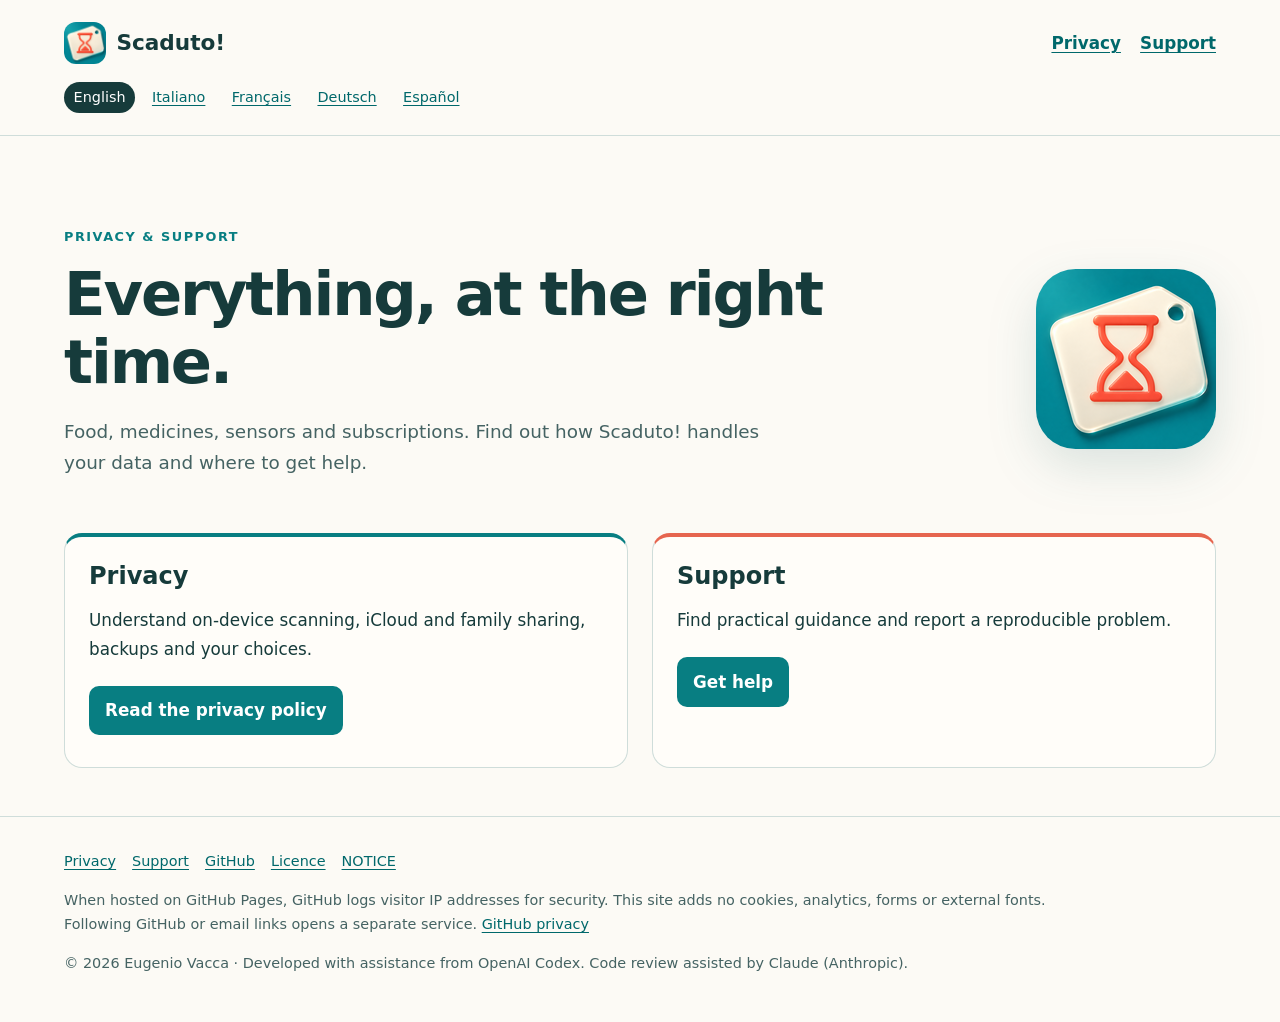
<file: index.html>
<!doctype html>
<!-- Copyright 2026 Eugenio Vacca. SPDX-License-Identifier: Apache-2.0. Developed with assistance from OpenAI Codex. -->
<html lang="en"><head><meta charset="utf-8"><meta name="viewport" content="width=device-width,initial-scale=1">
<title>Scaduto!</title><meta name="description" content="Food, medicines, sensors and subscriptions. Find out how Scaduto! handles your data and where to get help.">
<link rel="stylesheet" href="site.css"><link rel="icon" href="assets/icon.png"><link rel="alternate" hreflang="en" href="index.html"><link rel="alternate" hreflang="it" href="index-it.html"><link rel="alternate" hreflang="fr" href="index-fr.html"><link rel="alternate" hreflang="de" href="index-de.html"><link rel="alternate" hreflang="es" href="index-es.html"></head>
<body><a class="skip" href="#main">Skip to content</a><header class="header"><div class="wrap"><div class="topline">
<a class="brand" href="index.html"><img src="assets/icon.png" alt="" width="42" height="42">Scaduto!</a>
<nav class="mainnav" aria-label="Scaduto!"><a href="privacy-en.html">Privacy</a><a href="support-en.html">Support</a></nav></div>
<nav class="languages" aria-label="Language"><a href="index.html" lang="en" hreflang="en" aria-current="page">English</a><a href="index-it.html" lang="it" hreflang="it">Italiano</a><a href="index-fr.html" lang="fr" hreflang="fr">Français</a><a href="index-de.html" lang="de" hreflang="de">Deutsch</a><a href="index-es.html" lang="es" hreflang="es">Español</a></nav></div></header>
<main id="main" class="wrap"><section class="hero"><div><p class="eyebrow">Privacy &amp; support</p><h1>Everything, at the right time.</h1><p class="intro">Food, medicines, sensors and subscriptions. Find out how Scaduto! handles your data and where to get help.</p></div><img src="assets/icon.png" alt="" width="180" height="180"></section>
<section class="cards"><article class="card"><h2>Privacy</h2><p>Understand on-device scanning, iCloud and family sharing, backups and your choices.</p><a class="button" href="privacy-en.html">Read the privacy policy</a></article><article class="card"><h2>Support</h2><p>Find practical guidance and report a reproducible problem.</p><a class="button" href="support-en.html">Get help</a></article></section></main>
<footer><div class="wrap"><nav class="footerlinks"><a href="privacy-en.html">Privacy</a><a href="support-en.html">Support</a><a href="https://github.com/eughenes/scaduto-oss">GitHub</a><a href="LICENSE">Licence</a><a href="NOTICE">NOTICE</a></nav>
<p class="hosting">When hosted on GitHub Pages, GitHub logs visitor IP addresses for security. This site adds no cookies, analytics, forms or external fonts. Following GitHub or email links opens a separate service. <a href="https://docs.github.com/en/site-policy/privacy-policies/github-general-privacy-statement">GitHub privacy</a></p><p>© 2026 Eugenio Vacca · Developed with assistance from OpenAI Codex. Code review assisted by Claude (Anthropic).</p></div></footer></body></html>
</file>
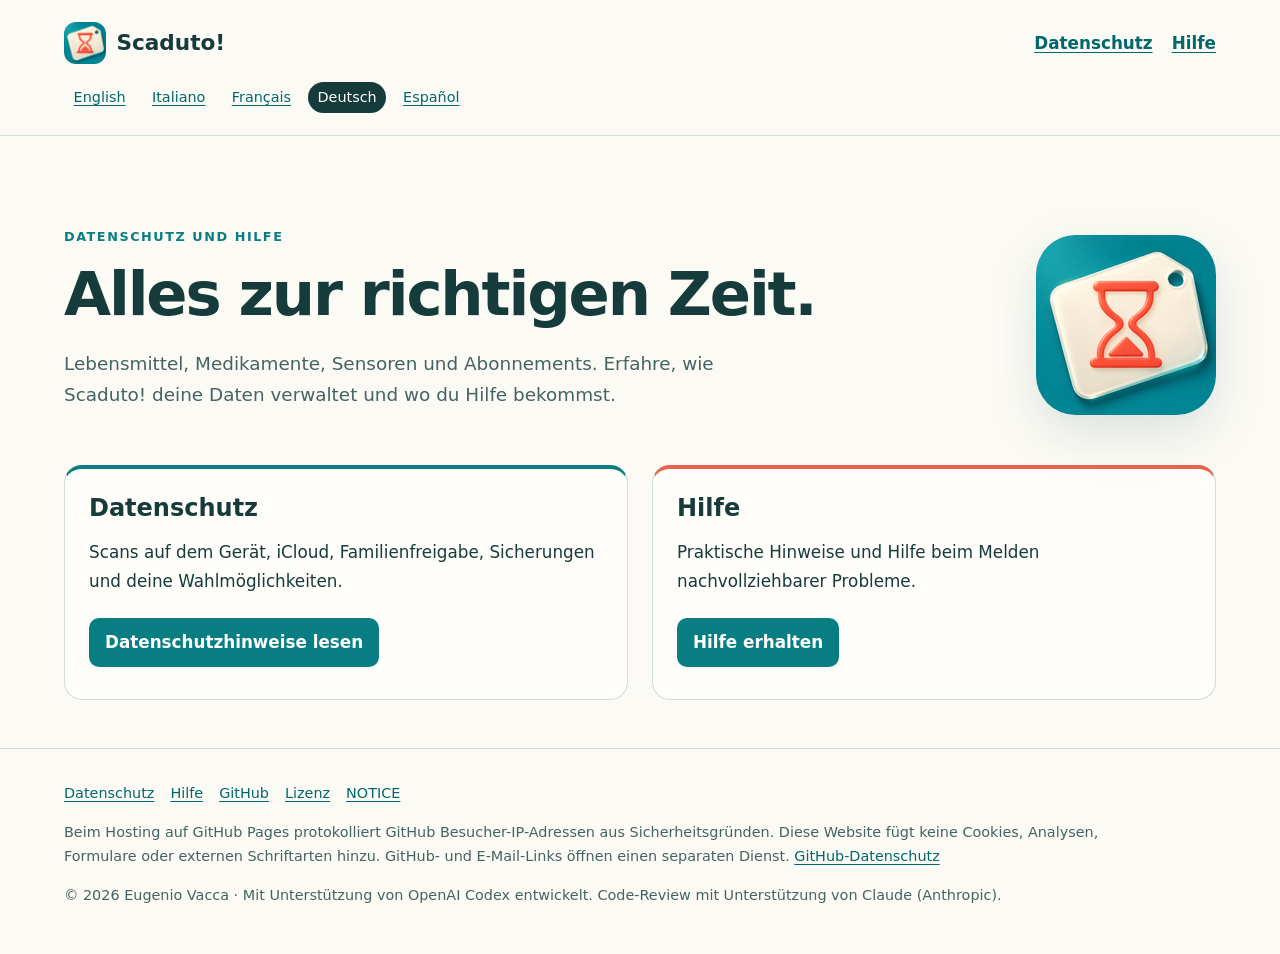
<file: index-de.html>
<!doctype html>
<!-- Copyright 2026 Eugenio Vacca. SPDX-License-Identifier: Apache-2.0. Developed with assistance from OpenAI Codex. -->
<html lang="de"><head><meta charset="utf-8"><meta name="viewport" content="width=device-width,initial-scale=1">
<title>Scaduto!</title><meta name="description" content="Lebensmittel, Medikamente, Sensoren und Abonnements. Erfahre, wie Scaduto! deine Daten verwaltet und wo du Hilfe bekommst.">
<link rel="stylesheet" href="site.css"><link rel="icon" href="assets/icon.png"><link rel="alternate" hreflang="en" href="index.html"><link rel="alternate" hreflang="it" href="index-it.html"><link rel="alternate" hreflang="fr" href="index-fr.html"><link rel="alternate" hreflang="de" href="index-de.html"><link rel="alternate" hreflang="es" href="index-es.html"></head>
<body><a class="skip" href="#main">Zum Inhalt</a><header class="header"><div class="wrap"><div class="topline">
<a class="brand" href="index-de.html"><img src="assets/icon.png" alt="" width="42" height="42">Scaduto!</a>
<nav class="mainnav" aria-label="Scaduto!"><a href="privacy-de.html">Datenschutz</a><a href="support-de.html">Hilfe</a></nav></div>
<nav class="languages" aria-label="Sprache"><a href="index.html" lang="en" hreflang="en">English</a><a href="index-it.html" lang="it" hreflang="it">Italiano</a><a href="index-fr.html" lang="fr" hreflang="fr">Français</a><a href="index-de.html" lang="de" hreflang="de" aria-current="page">Deutsch</a><a href="index-es.html" lang="es" hreflang="es">Español</a></nav></div></header>
<main id="main" class="wrap"><section class="hero"><div><p class="eyebrow">Datenschutz und Hilfe</p><h1>Alles zur richtigen Zeit.</h1><p class="intro">Lebensmittel, Medikamente, Sensoren und Abonnements. Erfahre, wie Scaduto! deine Daten verwaltet und wo du Hilfe bekommst.</p></div><img src="assets/icon.png" alt="" width="180" height="180"></section>
<section class="cards"><article class="card"><h2>Datenschutz</h2><p>Scans auf dem Gerät, iCloud, Familienfreigabe, Sicherungen und deine Wahlmöglichkeiten.</p><a class="button" href="privacy-de.html">Datenschutzhinweise lesen</a></article><article class="card"><h2>Hilfe</h2><p>Praktische Hinweise und Hilfe beim Melden nachvollziehbarer Probleme.</p><a class="button" href="support-de.html">Hilfe erhalten</a></article></section></main>
<footer><div class="wrap"><nav class="footerlinks"><a href="privacy-de.html">Datenschutz</a><a href="support-de.html">Hilfe</a><a href="https://github.com/eughenes/scaduto-oss">GitHub</a><a href="LICENSE">Lizenz</a><a href="NOTICE">NOTICE</a></nav>
<p class="hosting">Beim Hosting auf GitHub Pages protokolliert GitHub Besucher-IP-Adressen aus Sicherheitsgründen. Diese Website fügt keine Cookies, Analysen, Formulare oder externen Schriftarten hinzu. GitHub- und E-Mail-Links öffnen einen separaten Dienst. <a href="https://docs.github.com/en/site-policy/privacy-policies/github-general-privacy-statement">GitHub-Datenschutz</a></p><p>© 2026 Eugenio Vacca · Mit Unterstützung von OpenAI Codex entwickelt. Code-Review mit Unterstützung von Claude (Anthropic).</p></div></footer></body></html>
</file>
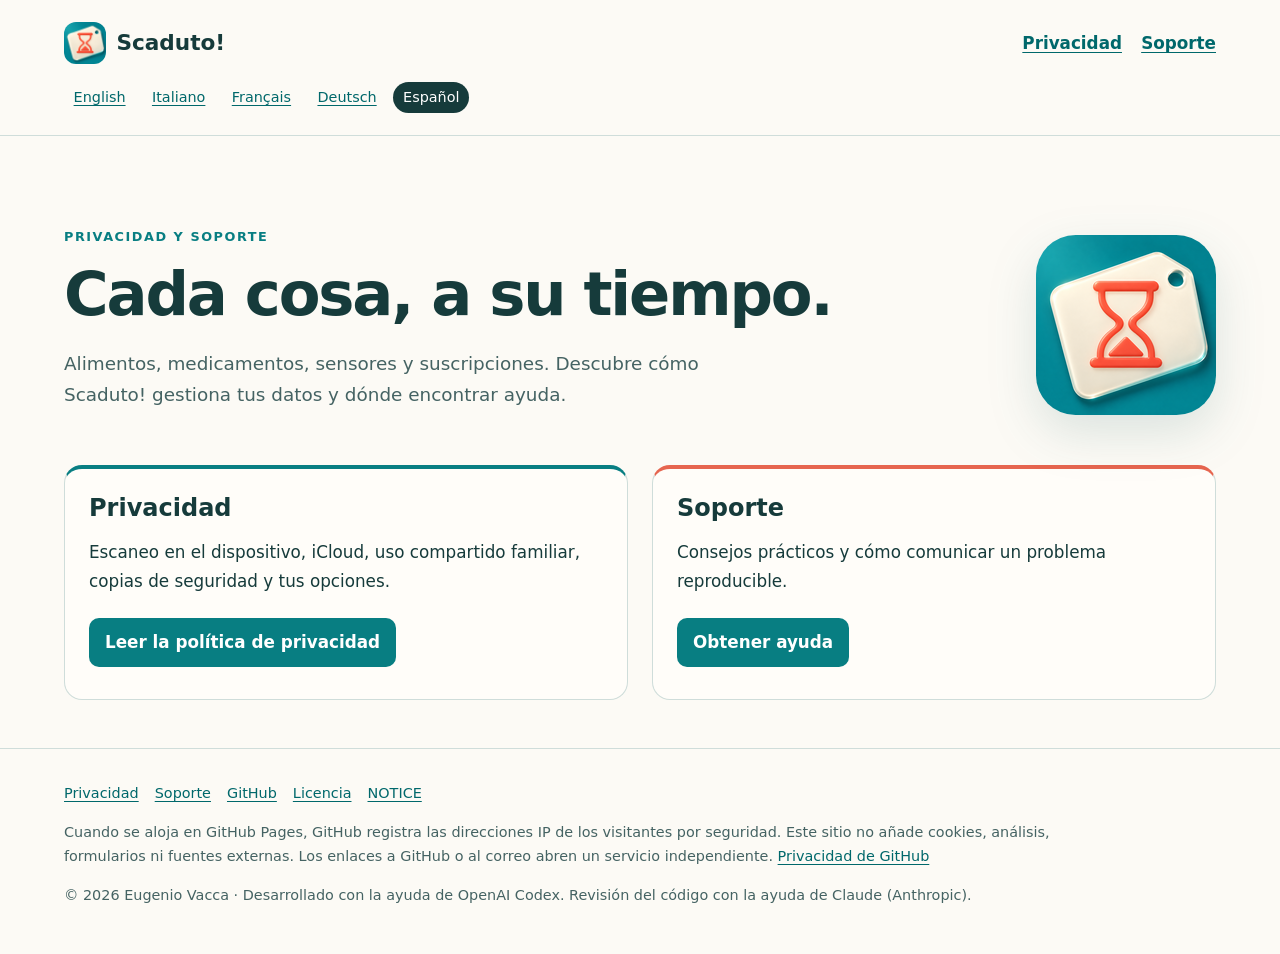
<file: index-es.html>
<!doctype html>
<!-- Copyright 2026 Eugenio Vacca. SPDX-License-Identifier: Apache-2.0. Developed with assistance from OpenAI Codex. -->
<html lang="es"><head><meta charset="utf-8"><meta name="viewport" content="width=device-width,initial-scale=1">
<title>Scaduto!</title><meta name="description" content="Alimentos, medicamentos, sensores y suscripciones. Descubre cómo Scaduto! gestiona tus datos y dónde encontrar ayuda.">
<link rel="stylesheet" href="site.css"><link rel="icon" href="assets/icon.png"><link rel="alternate" hreflang="en" href="index.html"><link rel="alternate" hreflang="it" href="index-it.html"><link rel="alternate" hreflang="fr" href="index-fr.html"><link rel="alternate" hreflang="de" href="index-de.html"><link rel="alternate" hreflang="es" href="index-es.html"></head>
<body><a class="skip" href="#main">Ir al contenido</a><header class="header"><div class="wrap"><div class="topline">
<a class="brand" href="index-es.html"><img src="assets/icon.png" alt="" width="42" height="42">Scaduto!</a>
<nav class="mainnav" aria-label="Scaduto!"><a href="privacy-es.html">Privacidad</a><a href="support-es.html">Soporte</a></nav></div>
<nav class="languages" aria-label="Idioma"><a href="index.html" lang="en" hreflang="en">English</a><a href="index-it.html" lang="it" hreflang="it">Italiano</a><a href="index-fr.html" lang="fr" hreflang="fr">Français</a><a href="index-de.html" lang="de" hreflang="de">Deutsch</a><a href="index-es.html" lang="es" hreflang="es" aria-current="page">Español</a></nav></div></header>
<main id="main" class="wrap"><section class="hero"><div><p class="eyebrow">Privacidad y soporte</p><h1>Cada cosa, a su tiempo.</h1><p class="intro">Alimentos, medicamentos, sensores y suscripciones. Descubre cómo Scaduto! gestiona tus datos y dónde encontrar ayuda.</p></div><img src="assets/icon.png" alt="" width="180" height="180"></section>
<section class="cards"><article class="card"><h2>Privacidad</h2><p>Escaneo en el dispositivo, iCloud, uso compartido familiar, copias de seguridad y tus opciones.</p><a class="button" href="privacy-es.html">Leer la política de privacidad</a></article><article class="card"><h2>Soporte</h2><p>Consejos prácticos y cómo comunicar un problema reproducible.</p><a class="button" href="support-es.html">Obtener ayuda</a></article></section></main>
<footer><div class="wrap"><nav class="footerlinks"><a href="privacy-es.html">Privacidad</a><a href="support-es.html">Soporte</a><a href="https://github.com/eughenes/scaduto-oss">GitHub</a><a href="LICENSE">Licencia</a><a href="NOTICE">NOTICE</a></nav>
<p class="hosting">Cuando se aloja en GitHub Pages, GitHub registra las direcciones IP de los visitantes por seguridad. Este sitio no añade cookies, análisis, formularios ni fuentes externas. Los enlaces a GitHub o al correo abren un servicio independiente. <a href="https://docs.github.com/en/site-policy/privacy-policies/github-general-privacy-statement">Privacidad de GitHub</a></p><p>© 2026 Eugenio Vacca · Desarrollado con la ayuda de OpenAI Codex. Revisión del código con la ayuda de Claude (Anthropic).</p></div></footer></body></html>
</file>
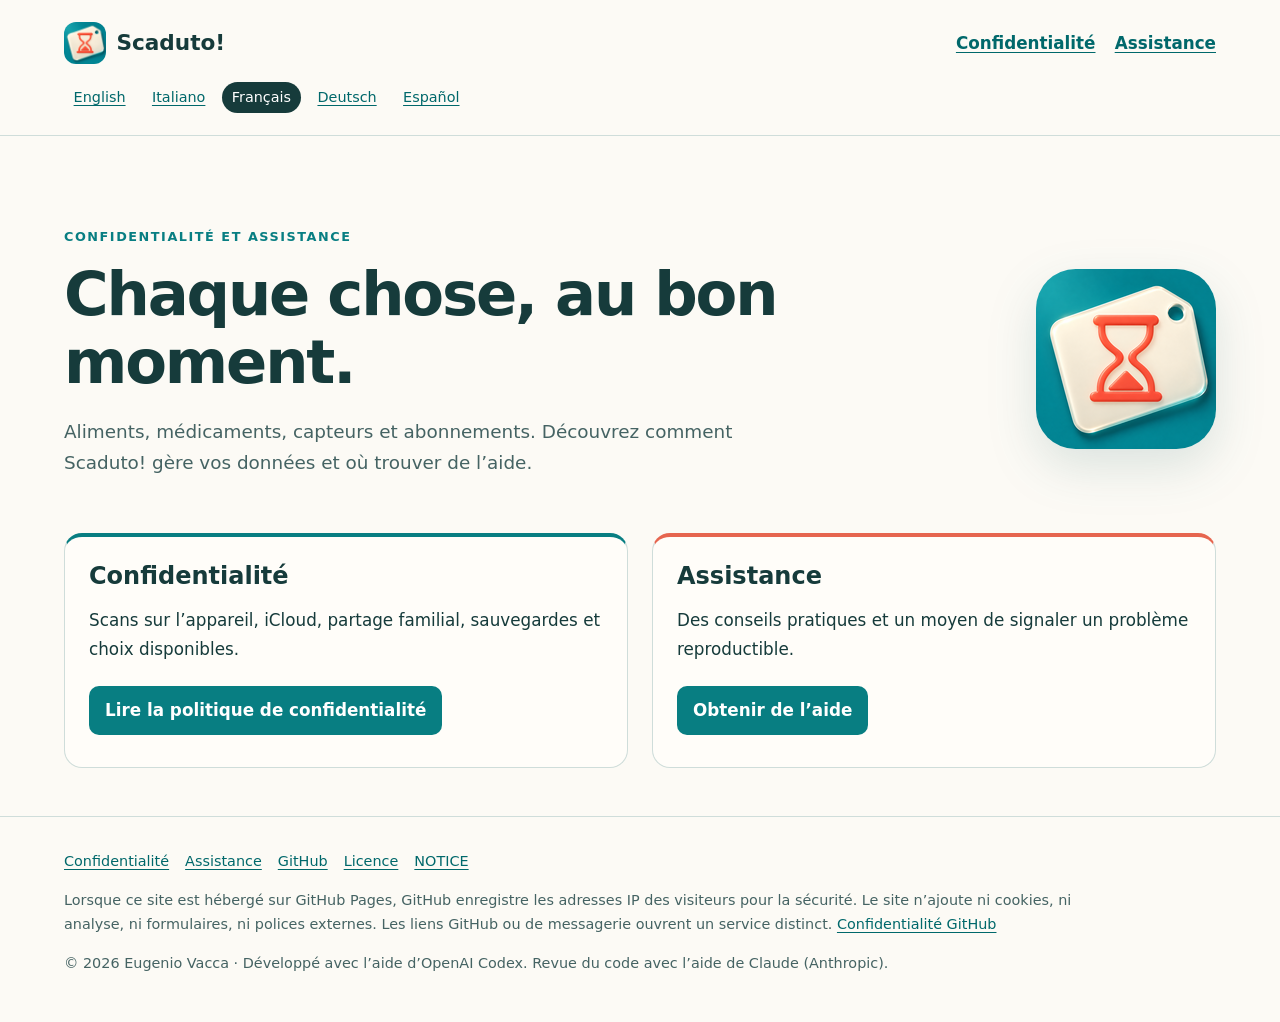
<file: index-fr.html>
<!doctype html>
<!-- Copyright 2026 Eugenio Vacca. SPDX-License-Identifier: Apache-2.0. Developed with assistance from OpenAI Codex. -->
<html lang="fr"><head><meta charset="utf-8"><meta name="viewport" content="width=device-width,initial-scale=1">
<title>Scaduto!</title><meta name="description" content="Aliments, médicaments, capteurs et abonnements. Découvrez comment Scaduto! gère vos données et où trouver de l’aide.">
<link rel="stylesheet" href="site.css"><link rel="icon" href="assets/icon.png"><link rel="alternate" hreflang="en" href="index.html"><link rel="alternate" hreflang="it" href="index-it.html"><link rel="alternate" hreflang="fr" href="index-fr.html"><link rel="alternate" hreflang="de" href="index-de.html"><link rel="alternate" hreflang="es" href="index-es.html"></head>
<body><a class="skip" href="#main">Aller au contenu</a><header class="header"><div class="wrap"><div class="topline">
<a class="brand" href="index-fr.html"><img src="assets/icon.png" alt="" width="42" height="42">Scaduto!</a>
<nav class="mainnav" aria-label="Scaduto!"><a href="privacy-fr.html">Confidentialité</a><a href="support-fr.html">Assistance</a></nav></div>
<nav class="languages" aria-label="Langue"><a href="index.html" lang="en" hreflang="en">English</a><a href="index-it.html" lang="it" hreflang="it">Italiano</a><a href="index-fr.html" lang="fr" hreflang="fr" aria-current="page">Français</a><a href="index-de.html" lang="de" hreflang="de">Deutsch</a><a href="index-es.html" lang="es" hreflang="es">Español</a></nav></div></header>
<main id="main" class="wrap"><section class="hero"><div><p class="eyebrow">Confidentialité et assistance</p><h1>Chaque chose, au bon moment.</h1><p class="intro">Aliments, médicaments, capteurs et abonnements. Découvrez comment Scaduto! gère vos données et où trouver de l’aide.</p></div><img src="assets/icon.png" alt="" width="180" height="180"></section>
<section class="cards"><article class="card"><h2>Confidentialité</h2><p>Scans sur l’appareil, iCloud, partage familial, sauvegardes et choix disponibles.</p><a class="button" href="privacy-fr.html">Lire la politique de confidentialité</a></article><article class="card"><h2>Assistance</h2><p>Des conseils pratiques et un moyen de signaler un problème reproductible.</p><a class="button" href="support-fr.html">Obtenir de l’aide</a></article></section></main>
<footer><div class="wrap"><nav class="footerlinks"><a href="privacy-fr.html">Confidentialité</a><a href="support-fr.html">Assistance</a><a href="https://github.com/eughenes/scaduto-oss">GitHub</a><a href="LICENSE">Licence</a><a href="NOTICE">NOTICE</a></nav>
<p class="hosting">Lorsque ce site est hébergé sur GitHub Pages, GitHub enregistre les adresses IP des visiteurs pour la sécurité. Le site n’ajoute ni cookies, ni analyse, ni formulaires, ni polices externes. Les liens GitHub ou de messagerie ouvrent un service distinct. <a href="https://docs.github.com/en/site-policy/privacy-policies/github-general-privacy-statement">Confidentialité GitHub</a></p><p>© 2026 Eugenio Vacca · Développé avec l’aide d’OpenAI Codex. Revue du code avec l’aide de Claude (Anthropic).</p></div></footer></body></html>
</file>
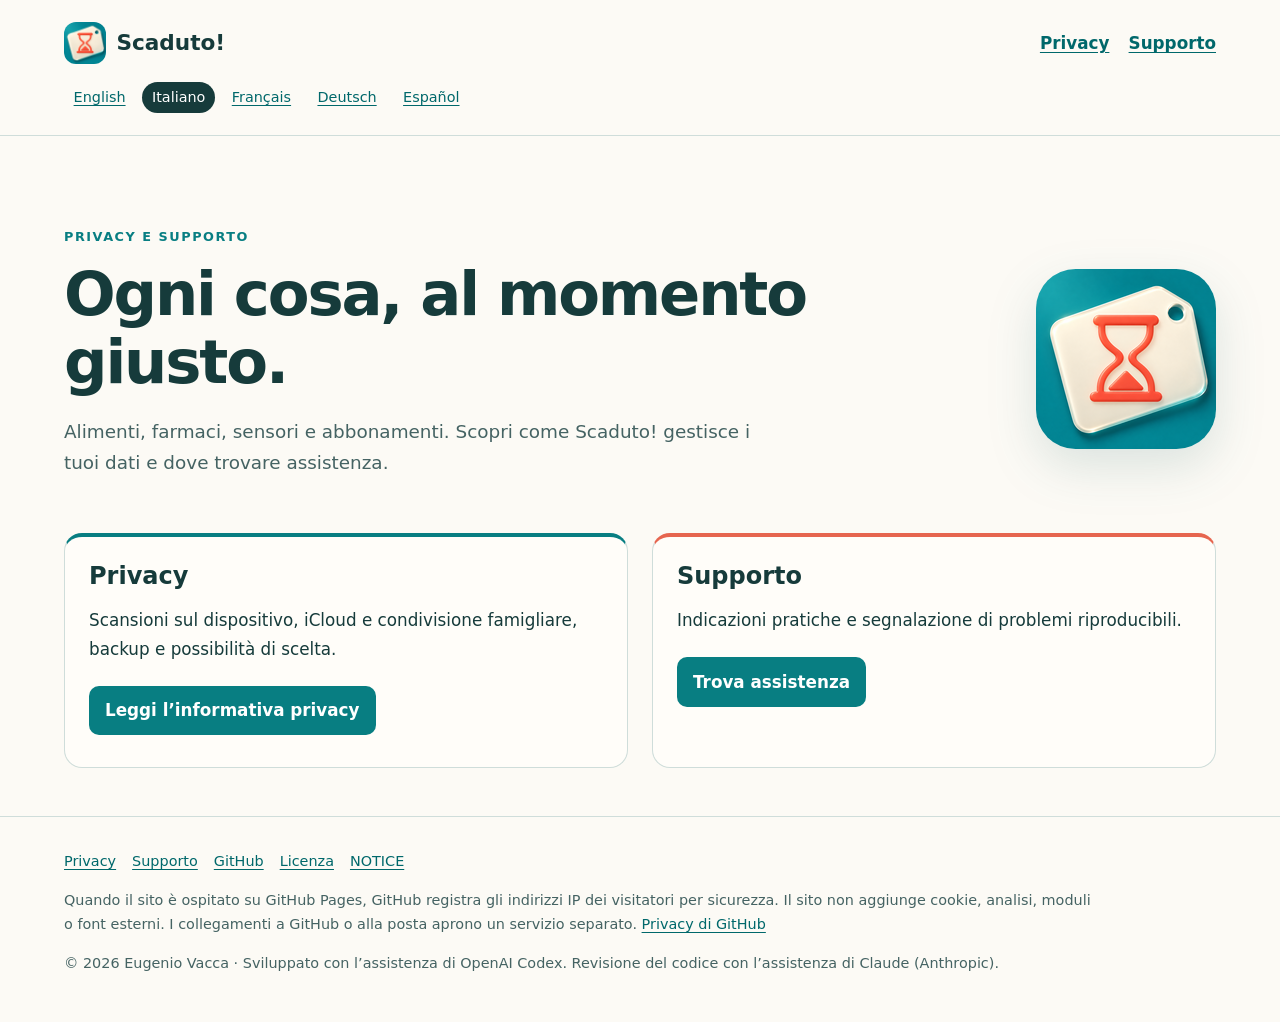
<file: index-it.html>
<!doctype html>
<!-- Copyright 2026 Eugenio Vacca. SPDX-License-Identifier: Apache-2.0. Developed with assistance from OpenAI Codex. -->
<html lang="it"><head><meta charset="utf-8"><meta name="viewport" content="width=device-width,initial-scale=1">
<title>Scaduto!</title><meta name="description" content="Alimenti, farmaci, sensori e abbonamenti. Scopri come Scaduto! gestisce i tuoi dati e dove trovare assistenza.">
<link rel="stylesheet" href="site.css"><link rel="icon" href="assets/icon.png"><link rel="alternate" hreflang="en" href="index.html"><link rel="alternate" hreflang="it" href="index-it.html"><link rel="alternate" hreflang="fr" href="index-fr.html"><link rel="alternate" hreflang="de" href="index-de.html"><link rel="alternate" hreflang="es" href="index-es.html"></head>
<body><a class="skip" href="#main">Vai al contenuto</a><header class="header"><div class="wrap"><div class="topline">
<a class="brand" href="index-it.html"><img src="assets/icon.png" alt="" width="42" height="42">Scaduto!</a>
<nav class="mainnav" aria-label="Scaduto!"><a href="privacy-it.html">Privacy</a><a href="support-it.html">Supporto</a></nav></div>
<nav class="languages" aria-label="Lingua"><a href="index.html" lang="en" hreflang="en">English</a><a href="index-it.html" lang="it" hreflang="it" aria-current="page">Italiano</a><a href="index-fr.html" lang="fr" hreflang="fr">Français</a><a href="index-de.html" lang="de" hreflang="de">Deutsch</a><a href="index-es.html" lang="es" hreflang="es">Español</a></nav></div></header>
<main id="main" class="wrap"><section class="hero"><div><p class="eyebrow">Privacy e supporto</p><h1>Ogni cosa, al momento giusto.</h1><p class="intro">Alimenti, farmaci, sensori e abbonamenti. Scopri come Scaduto! gestisce i tuoi dati e dove trovare assistenza.</p></div><img src="assets/icon.png" alt="" width="180" height="180"></section>
<section class="cards"><article class="card"><h2>Privacy</h2><p>Scansioni sul dispositivo, iCloud e condivisione famigliare, backup e possibilità di scelta.</p><a class="button" href="privacy-it.html">Leggi l’informativa privacy</a></article><article class="card"><h2>Supporto</h2><p>Indicazioni pratiche e segnalazione di problemi riproducibili.</p><a class="button" href="support-it.html">Trova assistenza</a></article></section></main>
<footer><div class="wrap"><nav class="footerlinks"><a href="privacy-it.html">Privacy</a><a href="support-it.html">Supporto</a><a href="https://github.com/eughenes/scaduto-oss">GitHub</a><a href="LICENSE">Licenza</a><a href="NOTICE">NOTICE</a></nav>
<p class="hosting">Quando il sito è ospitato su GitHub Pages, GitHub registra gli indirizzi IP dei visitatori per sicurezza. Il sito non aggiunge cookie, analisi, moduli o font esterni. I collegamenti a GitHub o alla posta aprono un servizio separato. <a href="https://docs.github.com/en/site-policy/privacy-policies/github-general-privacy-statement">Privacy di GitHub</a></p><p>© 2026 Eugenio Vacca · Sviluppato con l’assistenza di OpenAI Codex. Revisione del codice con l’assistenza di Claude (Anthropic).</p></div></footer></body></html>
</file>
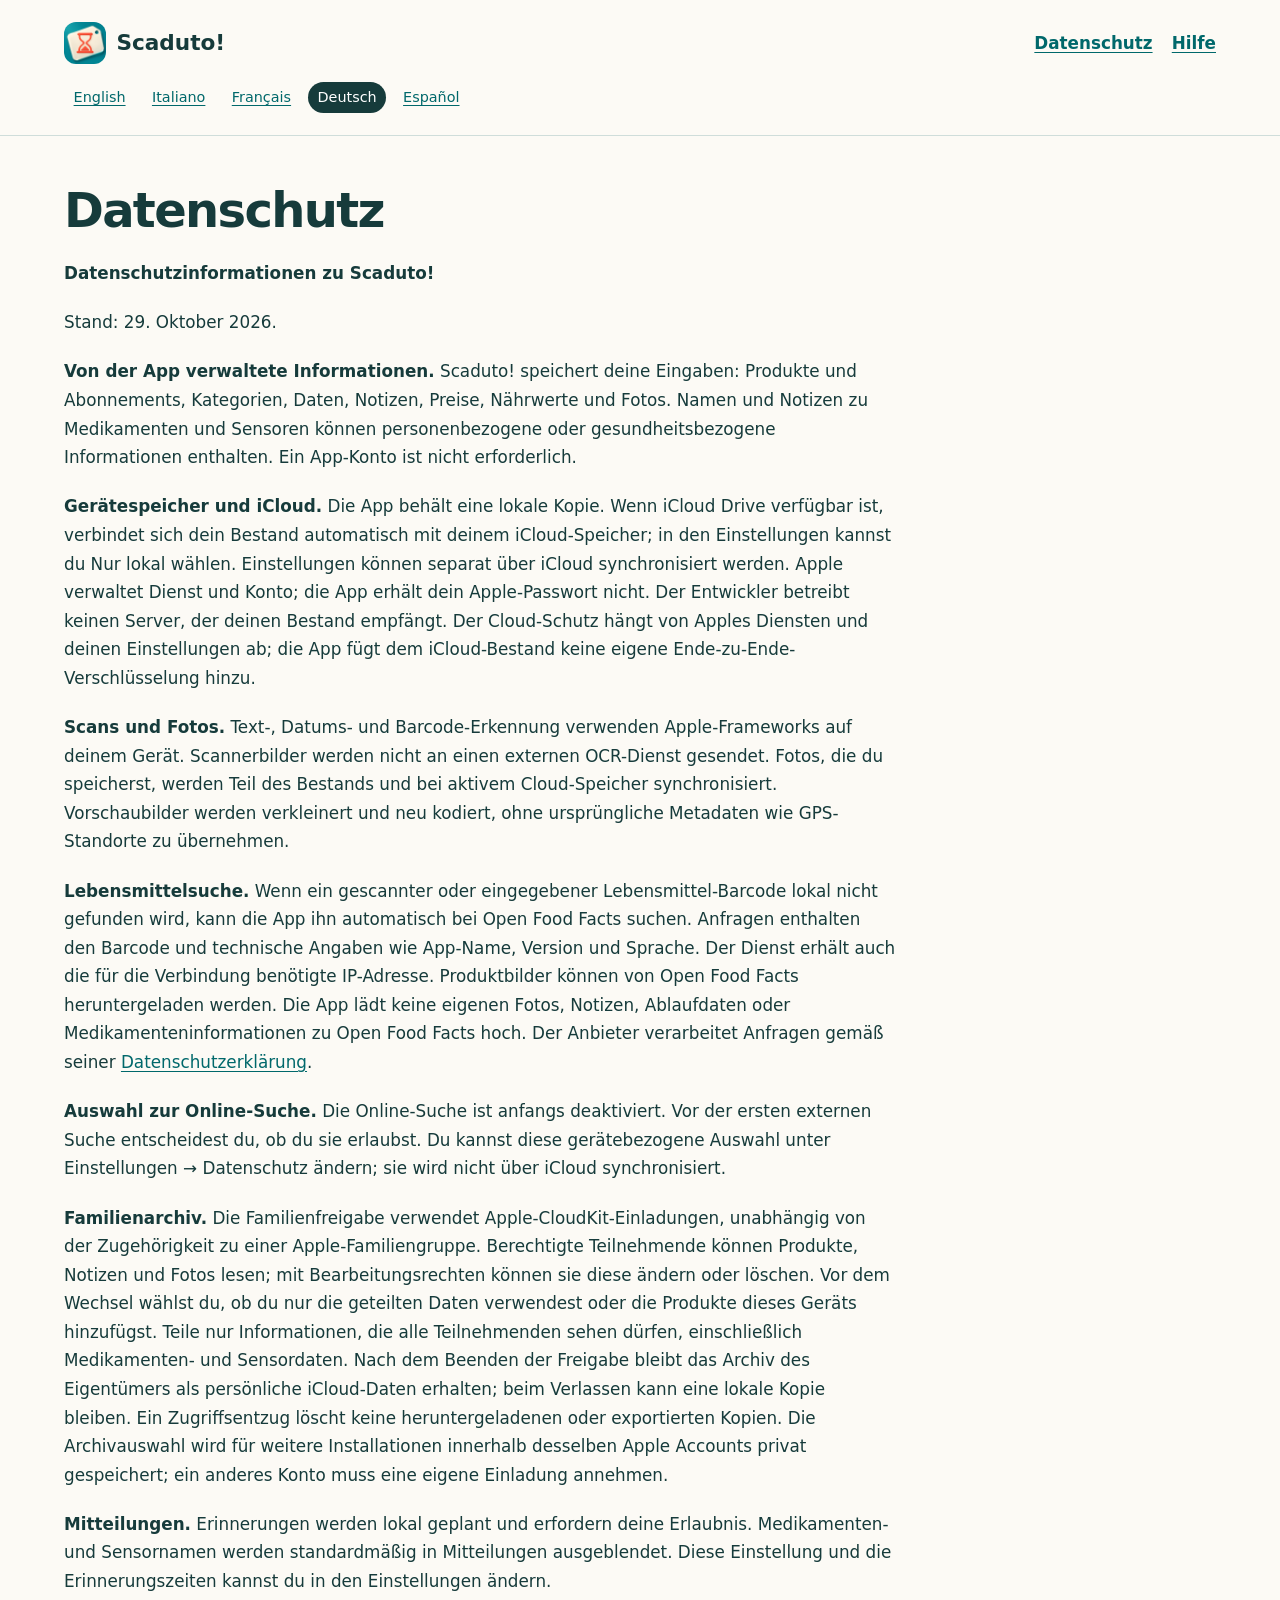
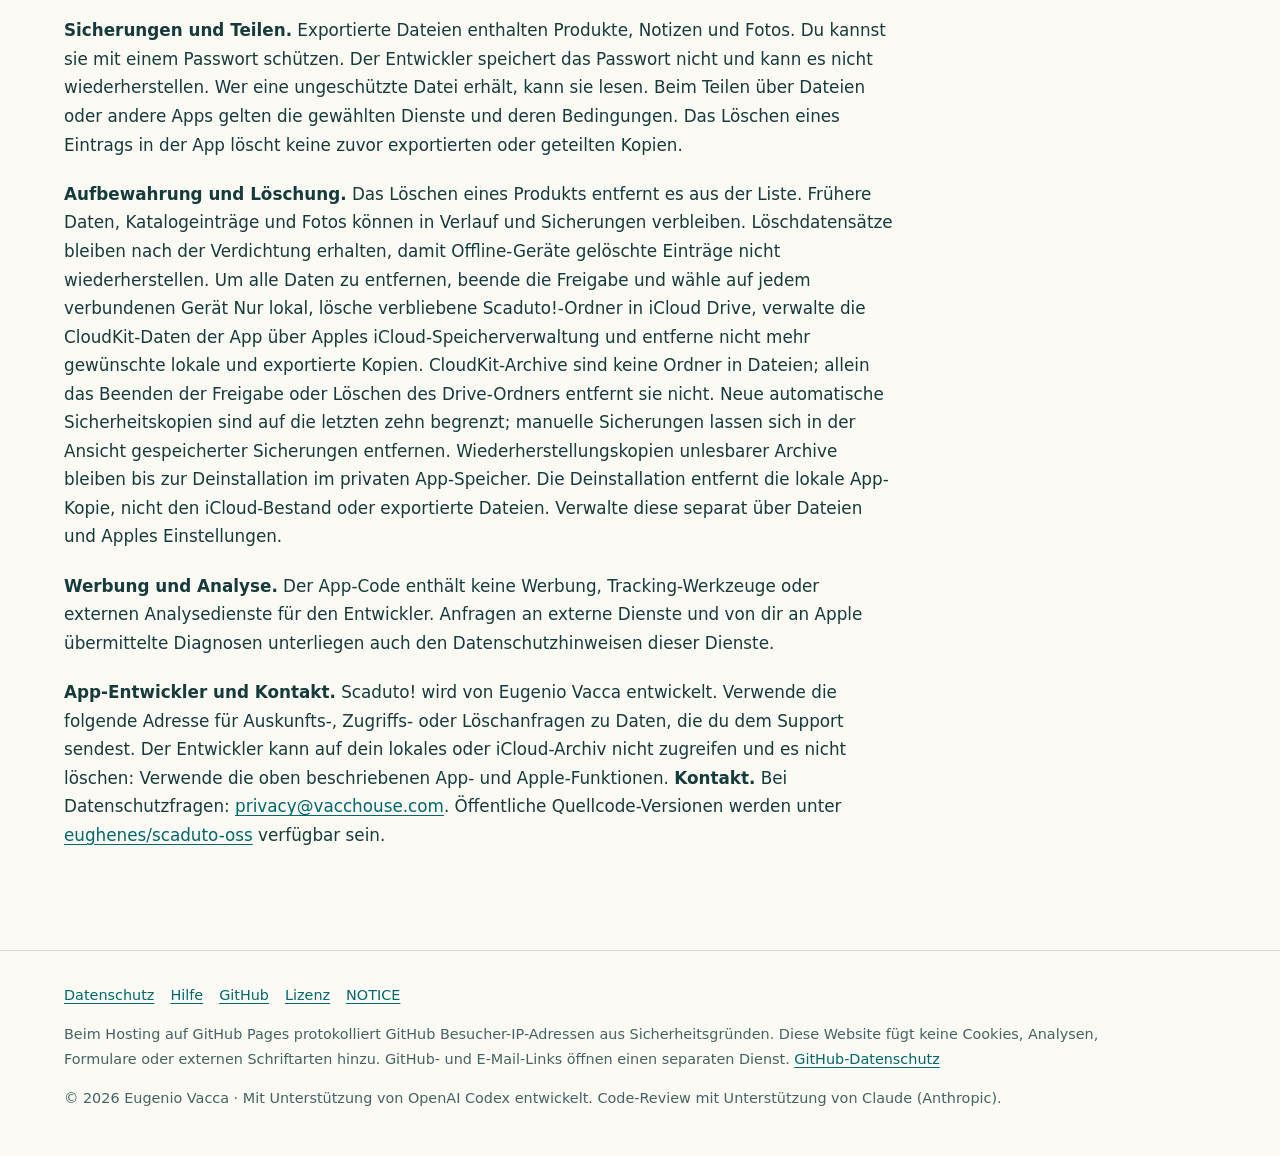
<file: privacy-de.html>
<!doctype html>
<!-- Copyright 2026 Eugenio Vacca. SPDX-License-Identifier: Apache-2.0. Developed with assistance from OpenAI Codex. -->
<html lang="de"><head><meta charset="utf-8"><meta name="viewport" content="width=device-width,initial-scale=1">
<title>Scaduto! — Datenschutz</title><meta name="description" content="Scans auf dem Gerät, iCloud, Familienfreigabe, Sicherungen und deine Wahlmöglichkeiten.">
<link rel="stylesheet" href="site.css"><link rel="icon" href="assets/icon.png"><link rel="alternate" hreflang="en" href="privacy-en.html"><link rel="alternate" hreflang="it" href="privacy-it.html"><link rel="alternate" hreflang="fr" href="privacy-fr.html"><link rel="alternate" hreflang="de" href="privacy-de.html"><link rel="alternate" hreflang="es" href="privacy-es.html"></head>
<body><a class="skip" href="#main">Zum Inhalt</a><header class="header"><div class="wrap"><div class="topline">
<a class="brand" href="index-de.html"><img src="assets/icon.png" alt="" width="42" height="42">Scaduto!</a>
<nav class="mainnav" aria-label="Scaduto!"><a href="privacy-de.html">Datenschutz</a><a href="support-de.html">Hilfe</a></nav></div>
<nav class="languages" aria-label="Sprache"><a href="privacy-en.html" lang="en" hreflang="en">English</a><a href="privacy-it.html" lang="it" hreflang="it">Italiano</a><a href="privacy-fr.html" lang="fr" hreflang="fr">Français</a><a href="privacy-de.html" lang="de" hreflang="de" aria-current="page">Deutsch</a><a href="privacy-es.html" lang="es" hreflang="es">Español</a></nav></div></header>
<main id="main" class="wrap"><article class="document policy"><h1>Datenschutz</h1><p><strong>Datenschutzinformationen zu Scaduto!</strong></p>
<p>Stand: 29. Oktober 2026.</p>
<p><strong>Von der App verwaltete Informationen.</strong> Scaduto! speichert deine Eingaben: Produkte und Abonnements, Kategorien, Daten, Notizen, Preise, Nährwerte und Fotos. Namen und Notizen zu Medikamenten und Sensoren können personenbezogene oder gesundheitsbezogene Informationen enthalten. Ein App-Konto ist nicht erforderlich.</p>
<p><strong>Gerätespeicher und iCloud.</strong> Die App behält eine lokale Kopie. Wenn iCloud Drive verfügbar ist, verbindet sich dein Bestand automatisch mit deinem iCloud-Speicher; in den Einstellungen kannst du Nur lokal wählen. Einstellungen können separat über iCloud synchronisiert werden. Apple verwaltet Dienst und Konto; die App erhält dein Apple-Passwort nicht. Der Entwickler betreibt keinen Server, der deinen Bestand empfängt. Der Cloud-Schutz hängt von Apples Diensten und deinen Einstellungen ab; die App fügt dem iCloud-Bestand keine eigene Ende-zu-Ende-Verschlüsselung hinzu.</p>
<p><strong>Scans und Fotos.</strong> Text-, Datums- und Barcode-Erkennung verwenden Apple-Frameworks auf deinem Gerät. Scannerbilder werden nicht an einen externen OCR-Dienst gesendet. Fotos, die du speicherst, werden Teil des Bestands und bei aktivem Cloud-Speicher synchronisiert. Vorschaubilder werden verkleinert und neu kodiert, ohne ursprüngliche Metadaten wie GPS-Standorte zu übernehmen.</p>
<p><strong>Lebensmittelsuche.</strong> Wenn ein gescannter oder eingegebener Lebensmittel-Barcode lokal nicht gefunden wird, kann die App ihn automatisch bei Open Food Facts suchen. Anfragen enthalten den Barcode und technische Angaben wie App-Name, Version und Sprache. Der Dienst erhält auch die für die Verbindung benötigte IP-Adresse. Produktbilder können von Open Food Facts heruntergeladen werden. Die App lädt keine eigenen Fotos, Notizen, Ablaufdaten oder Medikamenteninformationen zu Open Food Facts hoch. Der Anbieter verarbeitet Anfragen gemäß seiner <a href="https://world.openfoodfacts.org/privacy">Datenschutzerklärung</a>.</p>
<p><strong>Auswahl zur Online-Suche.</strong> Die Online-Suche ist anfangs deaktiviert. Vor der ersten externen Suche entscheidest du, ob du sie erlaubst. Du kannst diese gerätebezogene Auswahl unter Einstellungen → Datenschutz ändern; sie wird nicht über iCloud synchronisiert.</p>
<p><strong>Familienarchiv.</strong> Die Familienfreigabe verwendet Apple-CloudKit-Einladungen, unabhängig von der Zugehörigkeit zu einer Apple-Familiengruppe. Berechtigte Teilnehmende können Produkte, Notizen und Fotos lesen; mit Bearbeitungsrechten können sie diese ändern oder löschen. Vor dem Wechsel wählst du, ob du nur die geteilten Daten verwendest oder die Produkte dieses Geräts hinzufügst. Teile nur Informationen, die alle Teilnehmenden sehen dürfen, einschließlich Medikamenten- und Sensordaten. Nach dem Beenden der Freigabe bleibt das Archiv des Eigentümers als persönliche iCloud-Daten erhalten; beim Verlassen kann eine lokale Kopie bleiben. Ein Zugriffsentzug löscht keine heruntergeladenen oder exportierten Kopien. Die Archivauswahl wird für weitere Installationen innerhalb desselben Apple Accounts privat gespeichert; ein anderes Konto muss eine eigene Einladung annehmen.</p>
<p><strong>Mitteilungen.</strong> Erinnerungen werden lokal geplant und erfordern deine Erlaubnis. Medikamenten- und Sensornamen werden standardmäßig in Mitteilungen ausgeblendet. Diese Einstellung und die Erinnerungszeiten kannst du in den Einstellungen ändern.</p>
<p><strong>Sicherungen und Teilen.</strong> Exportierte Dateien enthalten Produkte, Notizen und Fotos. Du kannst sie mit einem Passwort schützen. Der Entwickler speichert das Passwort nicht und kann es nicht wiederherstellen. Wer eine ungeschützte Datei erhält, kann sie lesen. Beim Teilen über Dateien oder andere Apps gelten die gewählten Dienste und deren Bedingungen. Das Löschen eines Eintrags in der App löscht keine zuvor exportierten oder geteilten Kopien.</p>
<p><strong>Aufbewahrung und Löschung.</strong> Das Löschen eines Produkts entfernt es aus der Liste. Frühere Daten, Katalogeinträge und Fotos können in Verlauf und Sicherungen verbleiben. Löschdatensätze bleiben nach der Verdichtung erhalten, damit Offline-Geräte gelöschte Einträge nicht wiederherstellen. Um alle Daten zu entfernen, beende die Freigabe und wähle auf jedem verbundenen Gerät Nur lokal, lösche verbliebene Scaduto!-Ordner in iCloud Drive, verwalte die CloudKit-Daten der App über Apples iCloud-Speicherverwaltung und entferne nicht mehr gewünschte lokale und exportierte Kopien. CloudKit-Archive sind keine Ordner in Dateien; allein das Beenden der Freigabe oder Löschen des Drive-Ordners entfernt sie nicht. Neue automatische Sicherheitskopien sind auf die letzten zehn begrenzt; manuelle Sicherungen lassen sich in der Ansicht gespeicherter Sicherungen entfernen. Wiederherstellungskopien unlesbarer Archive bleiben bis zur Deinstallation im privaten App-Speicher. Die Deinstallation entfernt die lokale App-Kopie, nicht den iCloud-Bestand oder exportierte Dateien. Verwalte diese separat über Dateien und Apples Einstellungen.</p>
<p><strong>Werbung und Analyse.</strong> Der App-Code enthält keine Werbung, Tracking-Werkzeuge oder externen Analysedienste für den Entwickler. Anfragen an externe Dienste und von dir an Apple übermittelte Diagnosen unterliegen auch den Datenschutzhinweisen dieser Dienste.</p>
<p><strong>App-Entwickler und Kontakt.</strong> Scaduto! wird von Eugenio Vacca entwickelt. Verwende die folgende Adresse für Auskunfts-, Zugriffs- oder Löschanfragen zu Daten, die du dem Support sendest. Der Entwickler kann auf dein lokales oder iCloud-Archiv nicht zugreifen und es nicht löschen: Verwende die oben beschriebenen App- und Apple-Funktionen. <strong>Kontakt.</strong> Bei Datenschutzfragen: <a href="mailto:privacy@vacchouse.com">privacy@vacchouse.com</a>. Öffentliche Quellcode-Versionen werden unter <a href="https://github.com/eughenes/scaduto-oss">eughenes/scaduto-oss</a> verfügbar sein.</p></article></main>
<footer><div class="wrap"><nav class="footerlinks"><a href="privacy-de.html">Datenschutz</a><a href="support-de.html">Hilfe</a><a href="https://github.com/eughenes/scaduto-oss">GitHub</a><a href="LICENSE">Lizenz</a><a href="NOTICE">NOTICE</a></nav>
<p class="hosting">Beim Hosting auf GitHub Pages protokolliert GitHub Besucher-IP-Adressen aus Sicherheitsgründen. Diese Website fügt keine Cookies, Analysen, Formulare oder externen Schriftarten hinzu. GitHub- und E-Mail-Links öffnen einen separaten Dienst. <a href="https://docs.github.com/en/site-policy/privacy-policies/github-general-privacy-statement">GitHub-Datenschutz</a></p><p>© 2026 Eugenio Vacca · Mit Unterstützung von OpenAI Codex entwickelt. Code-Review mit Unterstützung von Claude (Anthropic).</p></div></footer></body></html>
</file>
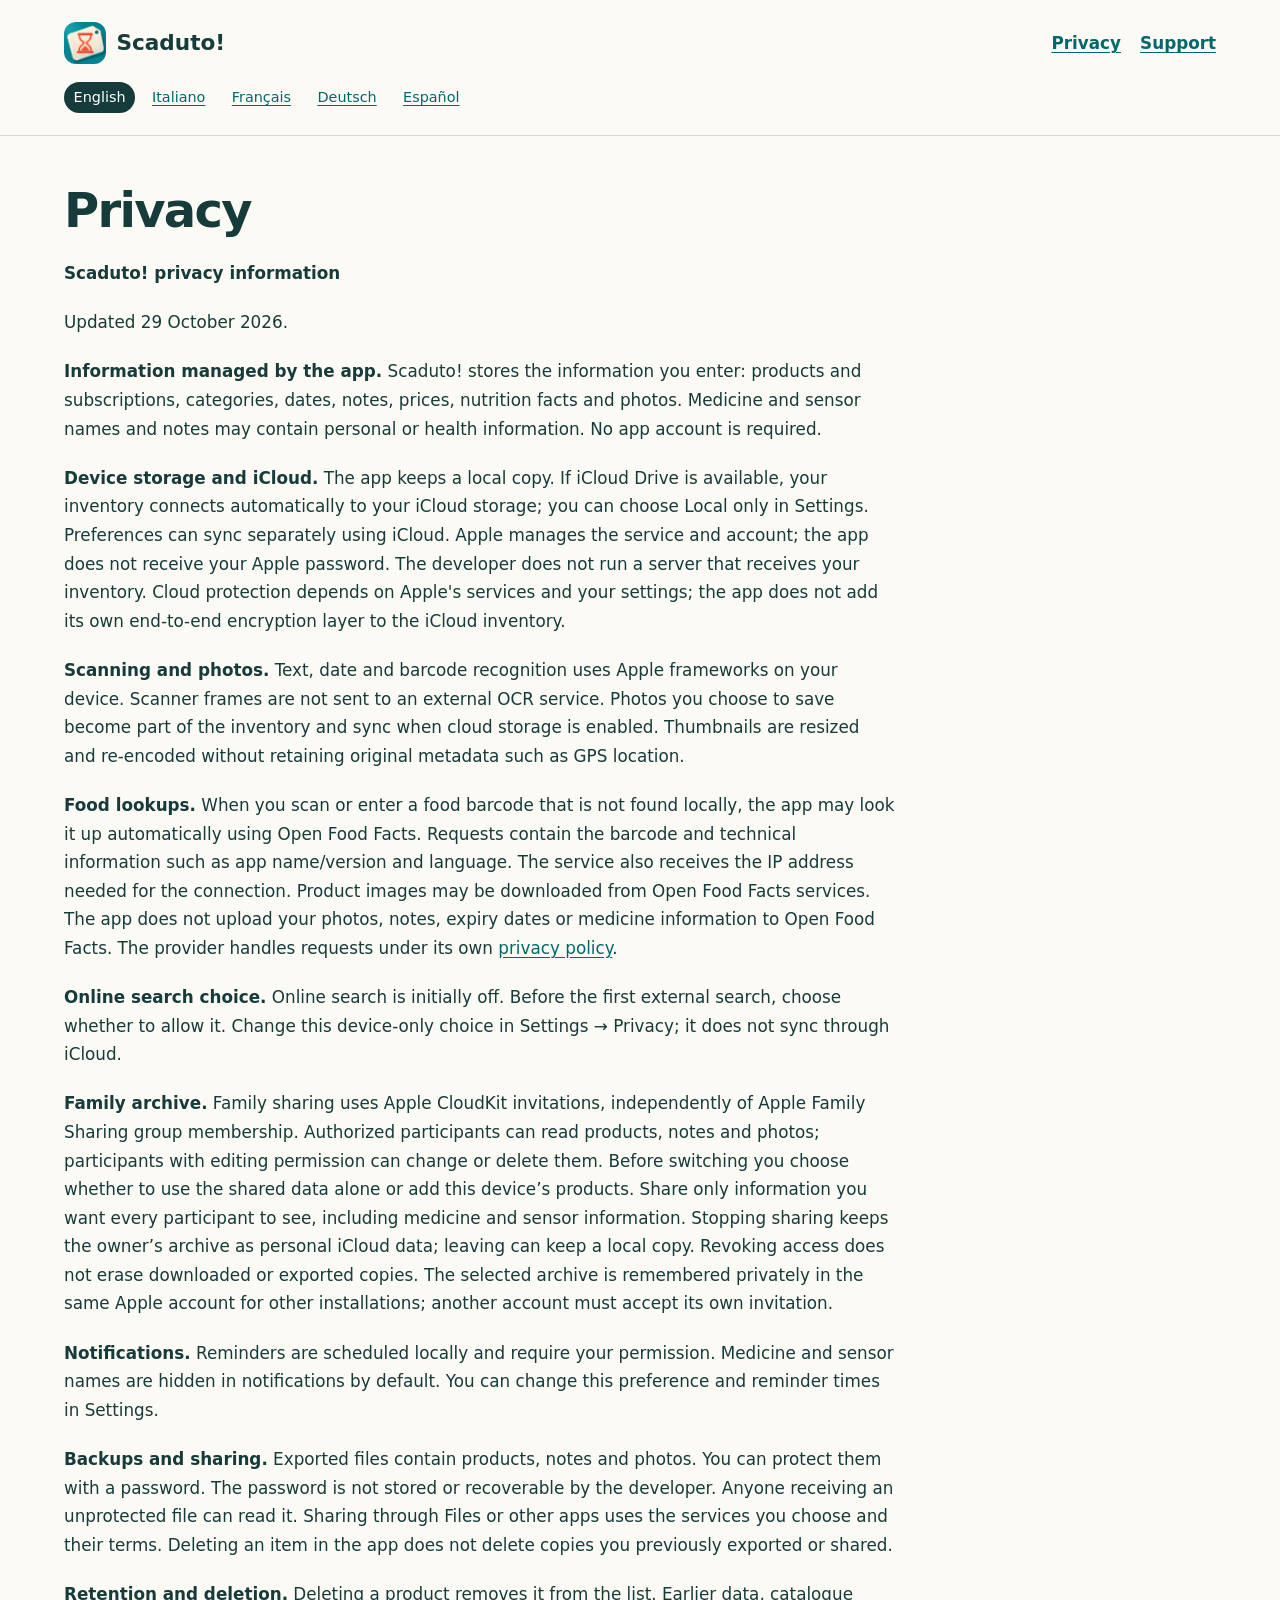
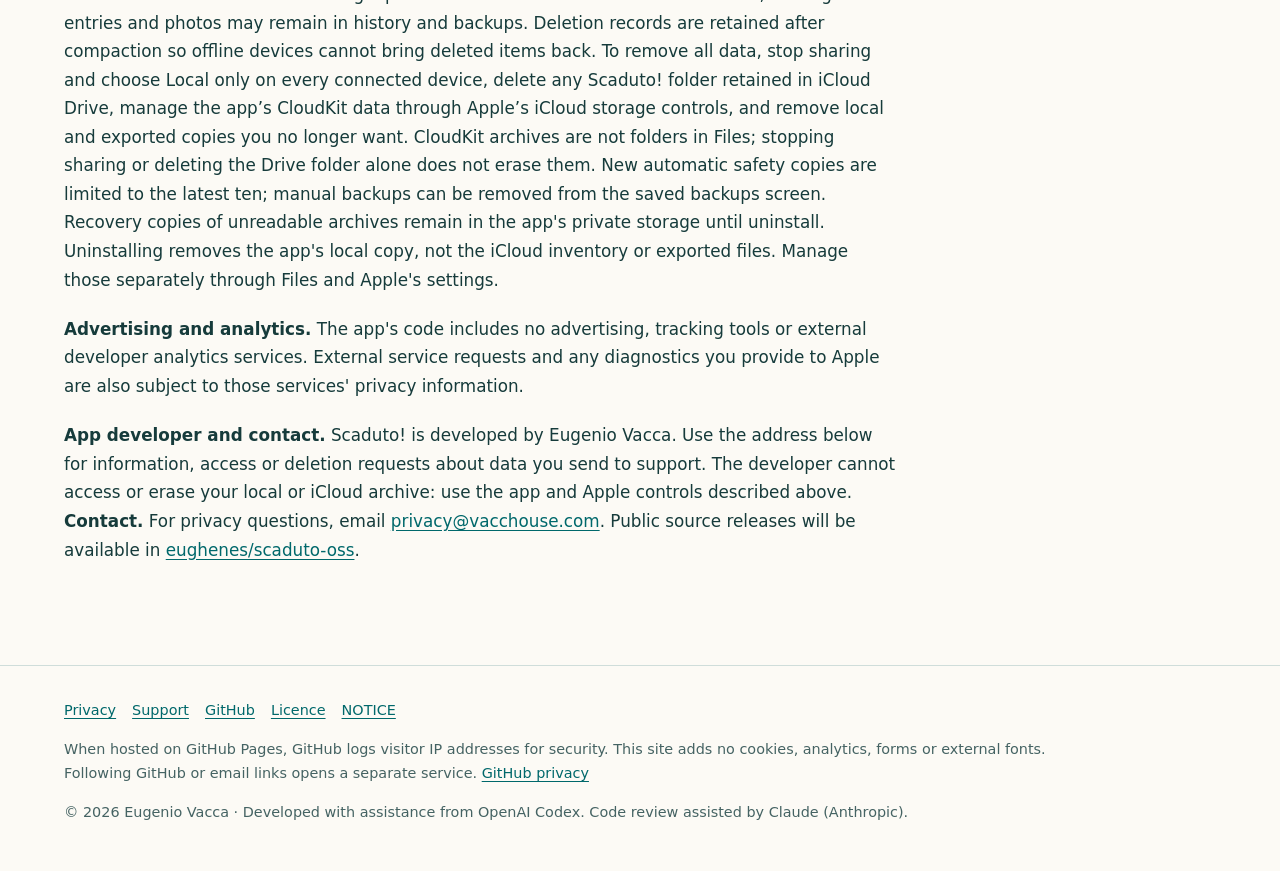
<file: privacy-en.html>
<!doctype html>
<!-- Copyright 2026 Eugenio Vacca. SPDX-License-Identifier: Apache-2.0. Developed with assistance from OpenAI Codex. -->
<html lang="en"><head><meta charset="utf-8"><meta name="viewport" content="width=device-width,initial-scale=1">
<title>Scaduto! — Privacy</title><meta name="description" content="Understand on-device scanning, iCloud and family sharing, backups and your choices.">
<link rel="stylesheet" href="site.css"><link rel="icon" href="assets/icon.png"><link rel="alternate" hreflang="en" href="privacy-en.html"><link rel="alternate" hreflang="it" href="privacy-it.html"><link rel="alternate" hreflang="fr" href="privacy-fr.html"><link rel="alternate" hreflang="de" href="privacy-de.html"><link rel="alternate" hreflang="es" href="privacy-es.html"></head>
<body><a class="skip" href="#main">Skip to content</a><header class="header"><div class="wrap"><div class="topline">
<a class="brand" href="index.html"><img src="assets/icon.png" alt="" width="42" height="42">Scaduto!</a>
<nav class="mainnav" aria-label="Scaduto!"><a href="privacy-en.html">Privacy</a><a href="support-en.html">Support</a></nav></div>
<nav class="languages" aria-label="Language"><a href="privacy-en.html" lang="en" hreflang="en" aria-current="page">English</a><a href="privacy-it.html" lang="it" hreflang="it">Italiano</a><a href="privacy-fr.html" lang="fr" hreflang="fr">Français</a><a href="privacy-de.html" lang="de" hreflang="de">Deutsch</a><a href="privacy-es.html" lang="es" hreflang="es">Español</a></nav></div></header>
<main id="main" class="wrap"><article class="document policy"><h1>Privacy</h1><p><strong>Scaduto! privacy information</strong></p>
<p>Updated 29 October 2026.</p>
<p><strong>Information managed by the app.</strong> Scaduto! stores the information you enter: products and subscriptions, categories, dates, notes, prices, nutrition facts and photos. Medicine and sensor names and notes may contain personal or health information. No app account is required.</p>
<p><strong>Device storage and iCloud.</strong> The app keeps a local copy. If iCloud Drive is available, your inventory connects automatically to your iCloud storage; you can choose Local only in Settings. Preferences can sync separately using iCloud. Apple manages the service and account; the app does not receive your Apple password. The developer does not run a server that receives your inventory. Cloud protection depends on Apple&#x27;s services and your settings; the app does not add its own end-to-end encryption layer to the iCloud inventory.</p>
<p><strong>Scanning and photos.</strong> Text, date and barcode recognition uses Apple frameworks on your device. Scanner frames are not sent to an external OCR service. Photos you choose to save become part of the inventory and sync when cloud storage is enabled. Thumbnails are resized and re-encoded without retaining original metadata such as GPS location.</p>
<p><strong>Food lookups.</strong> When you scan or enter a food barcode that is not found locally, the app may look it up automatically using Open Food Facts. Requests contain the barcode and technical information such as app name/version and language. The service also receives the IP address needed for the connection. Product images may be downloaded from Open Food Facts services. The app does not upload your photos, notes, expiry dates or medicine information to Open Food Facts. The provider handles requests under its own <a href="https://world.openfoodfacts.org/privacy">privacy policy</a>.</p>
<p><strong>Online search choice.</strong> Online search is initially off. Before the first external search, choose whether to allow it. Change this device-only choice in Settings → Privacy; it does not sync through iCloud.</p>
<p><strong>Family archive.</strong> Family sharing uses Apple CloudKit invitations, independently of Apple Family Sharing group membership. Authorized participants can read products, notes and photos; participants with editing permission can change or delete them. Before switching you choose whether to use the shared data alone or add this device’s products. Share only information you want every participant to see, including medicine and sensor information. Stopping sharing keeps the owner’s archive as personal iCloud data; leaving can keep a local copy. Revoking access does not erase downloaded or exported copies. The selected archive is remembered privately in the same Apple account for other installations; another account must accept its own invitation.</p>
<p><strong>Notifications.</strong> Reminders are scheduled locally and require your permission. Medicine and sensor names are hidden in notifications by default. You can change this preference and reminder times in Settings.</p>
<p><strong>Backups and sharing.</strong> Exported files contain products, notes and photos. You can protect them with a password. The password is not stored or recoverable by the developer. Anyone receiving an unprotected file can read it. Sharing through Files or other apps uses the services you choose and their terms. Deleting an item in the app does not delete copies you previously exported or shared.</p>
<p><strong>Retention and deletion.</strong> Deleting a product removes it from the list. Earlier data, catalogue entries and photos may remain in history and backups. Deletion records are retained after compaction so offline devices cannot bring deleted items back. To remove all data, stop sharing and choose Local only on every connected device, delete any Scaduto! folder retained in iCloud Drive, manage the app’s CloudKit data through Apple’s iCloud storage controls, and remove local and exported copies you no longer want. CloudKit archives are not folders in Files; stopping sharing or deleting the Drive folder alone does not erase them. New automatic safety copies are limited to the latest ten; manual backups can be removed from the saved backups screen. Recovery copies of unreadable archives remain in the app&#x27;s private storage until uninstall. Uninstalling removes the app&#x27;s local copy, not the iCloud inventory or exported files. Manage those separately through Files and Apple&#x27;s settings.</p>
<p><strong>Advertising and analytics.</strong> The app&#x27;s code includes no advertising, tracking tools or external developer analytics services. External service requests and any diagnostics you provide to Apple are also subject to those services&#x27; privacy information.</p>
<p><strong>App developer and contact.</strong> Scaduto! is developed by Eugenio Vacca. Use the address below for information, access or deletion requests about data you send to support. The developer cannot access or erase your local or iCloud archive: use the app and Apple controls described above. <strong>Contact.</strong> For privacy questions, email <a href="mailto:privacy@vacchouse.com">privacy@vacchouse.com</a>. Public source releases will be available in <a href="https://github.com/eughenes/scaduto-oss">eughenes/scaduto-oss</a>.</p></article></main>
<footer><div class="wrap"><nav class="footerlinks"><a href="privacy-en.html">Privacy</a><a href="support-en.html">Support</a><a href="https://github.com/eughenes/scaduto-oss">GitHub</a><a href="LICENSE">Licence</a><a href="NOTICE">NOTICE</a></nav>
<p class="hosting">When hosted on GitHub Pages, GitHub logs visitor IP addresses for security. This site adds no cookies, analytics, forms or external fonts. Following GitHub or email links opens a separate service. <a href="https://docs.github.com/en/site-policy/privacy-policies/github-general-privacy-statement">GitHub privacy</a></p><p>© 2026 Eugenio Vacca · Developed with assistance from OpenAI Codex. Code review assisted by Claude (Anthropic).</p></div></footer></body></html>
</file>
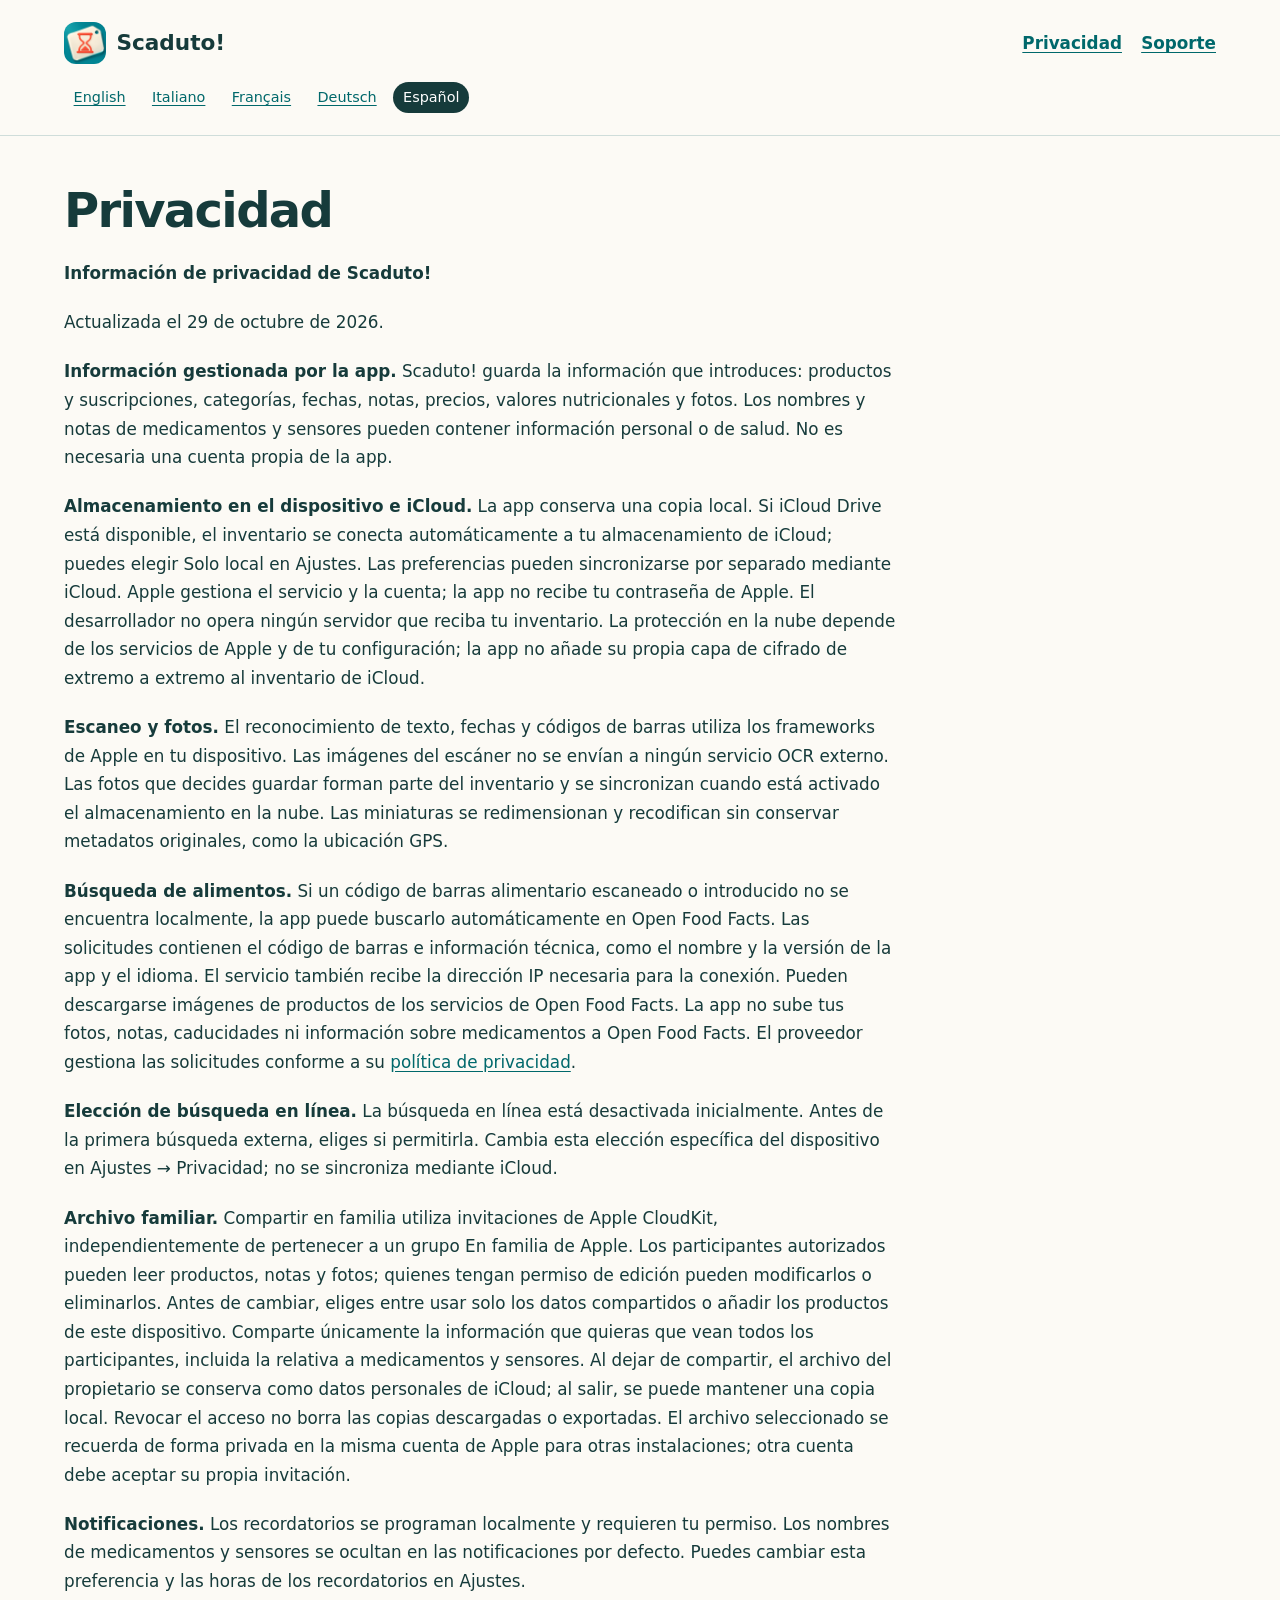
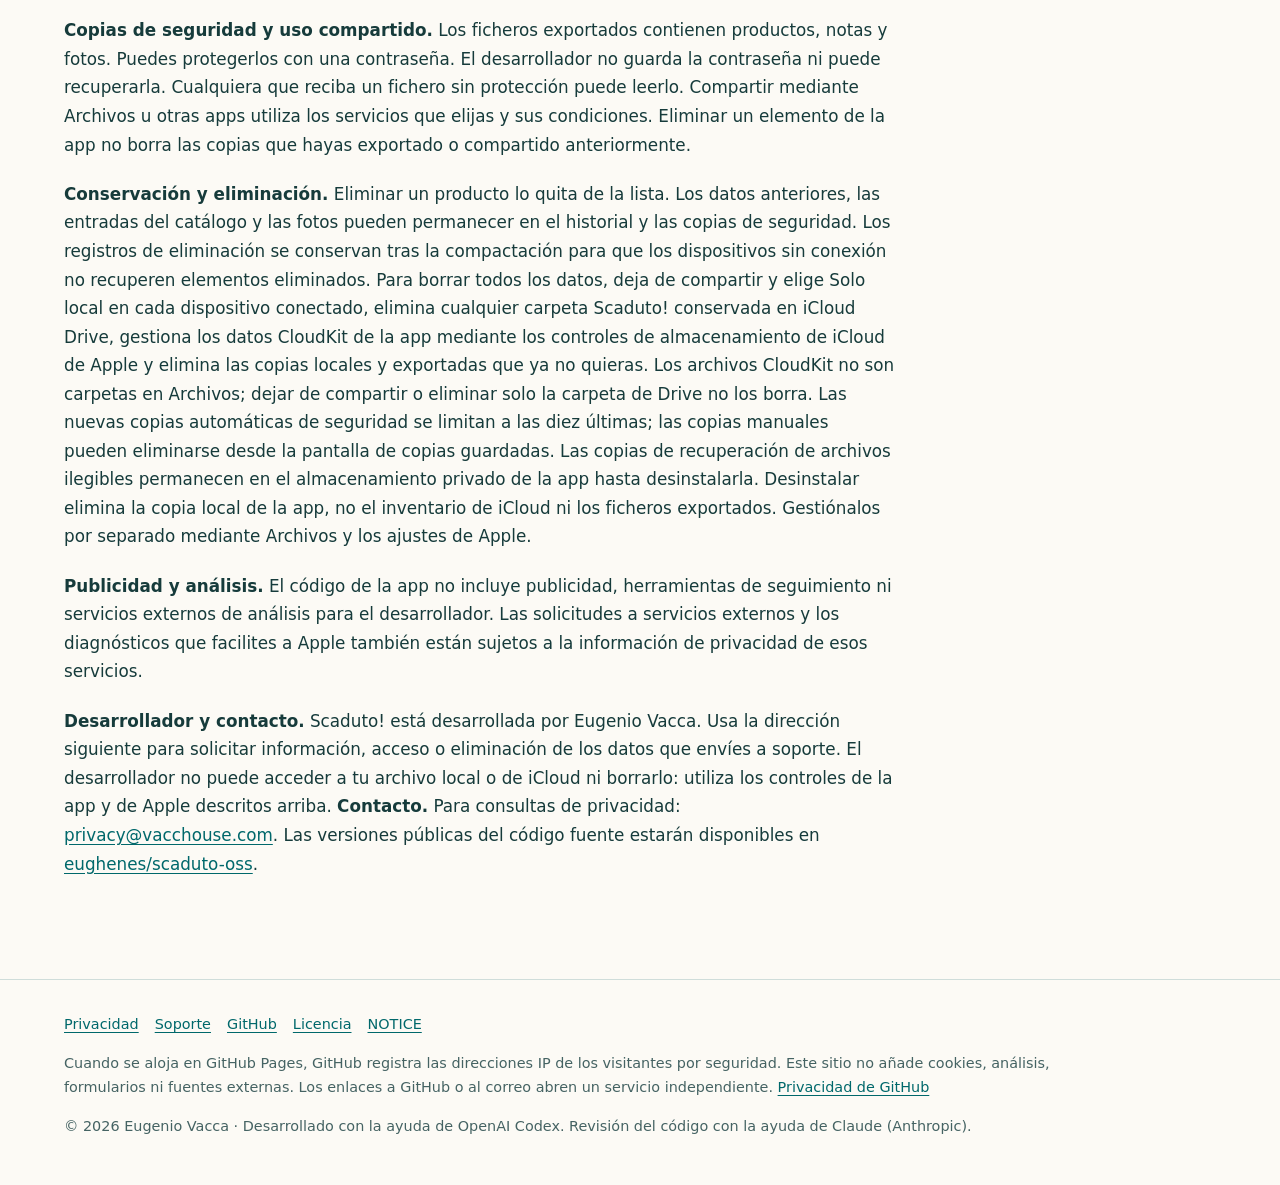
<file: privacy-es.html>
<!doctype html>
<!-- Copyright 2026 Eugenio Vacca. SPDX-License-Identifier: Apache-2.0. Developed with assistance from OpenAI Codex. -->
<html lang="es"><head><meta charset="utf-8"><meta name="viewport" content="width=device-width,initial-scale=1">
<title>Scaduto! — Privacidad</title><meta name="description" content="Escaneo en el dispositivo, iCloud, uso compartido familiar, copias de seguridad y tus opciones.">
<link rel="stylesheet" href="site.css"><link rel="icon" href="assets/icon.png"><link rel="alternate" hreflang="en" href="privacy-en.html"><link rel="alternate" hreflang="it" href="privacy-it.html"><link rel="alternate" hreflang="fr" href="privacy-fr.html"><link rel="alternate" hreflang="de" href="privacy-de.html"><link rel="alternate" hreflang="es" href="privacy-es.html"></head>
<body><a class="skip" href="#main">Ir al contenido</a><header class="header"><div class="wrap"><div class="topline">
<a class="brand" href="index-es.html"><img src="assets/icon.png" alt="" width="42" height="42">Scaduto!</a>
<nav class="mainnav" aria-label="Scaduto!"><a href="privacy-es.html">Privacidad</a><a href="support-es.html">Soporte</a></nav></div>
<nav class="languages" aria-label="Idioma"><a href="privacy-en.html" lang="en" hreflang="en">English</a><a href="privacy-it.html" lang="it" hreflang="it">Italiano</a><a href="privacy-fr.html" lang="fr" hreflang="fr">Français</a><a href="privacy-de.html" lang="de" hreflang="de">Deutsch</a><a href="privacy-es.html" lang="es" hreflang="es" aria-current="page">Español</a></nav></div></header>
<main id="main" class="wrap"><article class="document policy"><h1>Privacidad</h1><p><strong>Información de privacidad de Scaduto!</strong></p>
<p>Actualizada el 29 de octubre de 2026.</p>
<p><strong>Información gestionada por la app.</strong> Scaduto! guarda la información que introduces: productos y suscripciones, categorías, fechas, notas, precios, valores nutricionales y fotos. Los nombres y notas de medicamentos y sensores pueden contener información personal o de salud. No es necesaria una cuenta propia de la app.</p>
<p><strong>Almacenamiento en el dispositivo e iCloud.</strong> La app conserva una copia local. Si iCloud Drive está disponible, el inventario se conecta automáticamente a tu almacenamiento de iCloud; puedes elegir Solo local en Ajustes. Las preferencias pueden sincronizarse por separado mediante iCloud. Apple gestiona el servicio y la cuenta; la app no recibe tu contraseña de Apple. El desarrollador no opera ningún servidor que reciba tu inventario. La protección en la nube depende de los servicios de Apple y de tu configuración; la app no añade su propia capa de cifrado de extremo a extremo al inventario de iCloud.</p>
<p><strong>Escaneo y fotos.</strong> El reconocimiento de texto, fechas y códigos de barras utiliza los frameworks de Apple en tu dispositivo. Las imágenes del escáner no se envían a ningún servicio OCR externo. Las fotos que decides guardar forman parte del inventario y se sincronizan cuando está activado el almacenamiento en la nube. Las miniaturas se redimensionan y recodifican sin conservar metadatos originales, como la ubicación GPS.</p>
<p><strong>Búsqueda de alimentos.</strong> Si un código de barras alimentario escaneado o introducido no se encuentra localmente, la app puede buscarlo automáticamente en Open Food Facts. Las solicitudes contienen el código de barras e información técnica, como el nombre y la versión de la app y el idioma. El servicio también recibe la dirección IP necesaria para la conexión. Pueden descargarse imágenes de productos de los servicios de Open Food Facts. La app no sube tus fotos, notas, caducidades ni información sobre medicamentos a Open Food Facts. El proveedor gestiona las solicitudes conforme a su <a href="https://world.openfoodfacts.org/privacy">política de privacidad</a>.</p>
<p><strong>Elección de búsqueda en línea.</strong> La búsqueda en línea está desactivada inicialmente. Antes de la primera búsqueda externa, eliges si permitirla. Cambia esta elección específica del dispositivo en Ajustes → Privacidad; no se sincroniza mediante iCloud.</p>
<p><strong>Archivo familiar.</strong> Compartir en familia utiliza invitaciones de Apple CloudKit, independientemente de pertenecer a un grupo En familia de Apple. Los participantes autorizados pueden leer productos, notas y fotos; quienes tengan permiso de edición pueden modificarlos o eliminarlos. Antes de cambiar, eliges entre usar solo los datos compartidos o añadir los productos de este dispositivo. Comparte únicamente la información que quieras que vean todos los participantes, incluida la relativa a medicamentos y sensores. Al dejar de compartir, el archivo del propietario se conserva como datos personales de iCloud; al salir, se puede mantener una copia local. Revocar el acceso no borra las copias descargadas o exportadas. El archivo seleccionado se recuerda de forma privada en la misma cuenta de Apple para otras instalaciones; otra cuenta debe aceptar su propia invitación.</p>
<p><strong>Notificaciones.</strong> Los recordatorios se programan localmente y requieren tu permiso. Los nombres de medicamentos y sensores se ocultan en las notificaciones por defecto. Puedes cambiar esta preferencia y las horas de los recordatorios en Ajustes.</p>
<p><strong>Copias de seguridad y uso compartido.</strong> Los ficheros exportados contienen productos, notas y fotos. Puedes protegerlos con una contraseña. El desarrollador no guarda la contraseña ni puede recuperarla. Cualquiera que reciba un fichero sin protección puede leerlo. Compartir mediante Archivos u otras apps utiliza los servicios que elijas y sus condiciones. Eliminar un elemento de la app no borra las copias que hayas exportado o compartido anteriormente.</p>
<p><strong>Conservación y eliminación.</strong> Eliminar un producto lo quita de la lista. Los datos anteriores, las entradas del catálogo y las fotos pueden permanecer en el historial y las copias de seguridad. Los registros de eliminación se conservan tras la compactación para que los dispositivos sin conexión no recuperen elementos eliminados. Para borrar todos los datos, deja de compartir y elige Solo local en cada dispositivo conectado, elimina cualquier carpeta Scaduto! conservada en iCloud Drive, gestiona los datos CloudKit de la app mediante los controles de almacenamiento de iCloud de Apple y elimina las copias locales y exportadas que ya no quieras. Los archivos CloudKit no son carpetas en Archivos; dejar de compartir o eliminar solo la carpeta de Drive no los borra. Las nuevas copias automáticas de seguridad se limitan a las diez últimas; las copias manuales pueden eliminarse desde la pantalla de copias guardadas. Las copias de recuperación de archivos ilegibles permanecen en el almacenamiento privado de la app hasta desinstalarla. Desinstalar elimina la copia local de la app, no el inventario de iCloud ni los ficheros exportados. Gestiónalos por separado mediante Archivos y los ajustes de Apple.</p>
<p><strong>Publicidad y análisis.</strong> El código de la app no incluye publicidad, herramientas de seguimiento ni servicios externos de análisis para el desarrollador. Las solicitudes a servicios externos y los diagnósticos que facilites a Apple también están sujetos a la información de privacidad de esos servicios.</p>
<p><strong>Desarrollador y contacto.</strong> Scaduto! está desarrollada por Eugenio Vacca. Usa la dirección siguiente para solicitar información, acceso o eliminación de los datos que envíes a soporte. El desarrollador no puede acceder a tu archivo local o de iCloud ni borrarlo: utiliza los controles de la app y de Apple descritos arriba. <strong>Contacto.</strong> Para consultas de privacidad: <a href="mailto:privacy@vacchouse.com">privacy@vacchouse.com</a>. Las versiones públicas del código fuente estarán disponibles en <a href="https://github.com/eughenes/scaduto-oss">eughenes/scaduto-oss</a>.</p></article></main>
<footer><div class="wrap"><nav class="footerlinks"><a href="privacy-es.html">Privacidad</a><a href="support-es.html">Soporte</a><a href="https://github.com/eughenes/scaduto-oss">GitHub</a><a href="LICENSE">Licencia</a><a href="NOTICE">NOTICE</a></nav>
<p class="hosting">Cuando se aloja en GitHub Pages, GitHub registra las direcciones IP de los visitantes por seguridad. Este sitio no añade cookies, análisis, formularios ni fuentes externas. Los enlaces a GitHub o al correo abren un servicio independiente. <a href="https://docs.github.com/en/site-policy/privacy-policies/github-general-privacy-statement">Privacidad de GitHub</a></p><p>© 2026 Eugenio Vacca · Desarrollado con la ayuda de OpenAI Codex. Revisión del código con la ayuda de Claude (Anthropic).</p></div></footer></body></html>
</file>
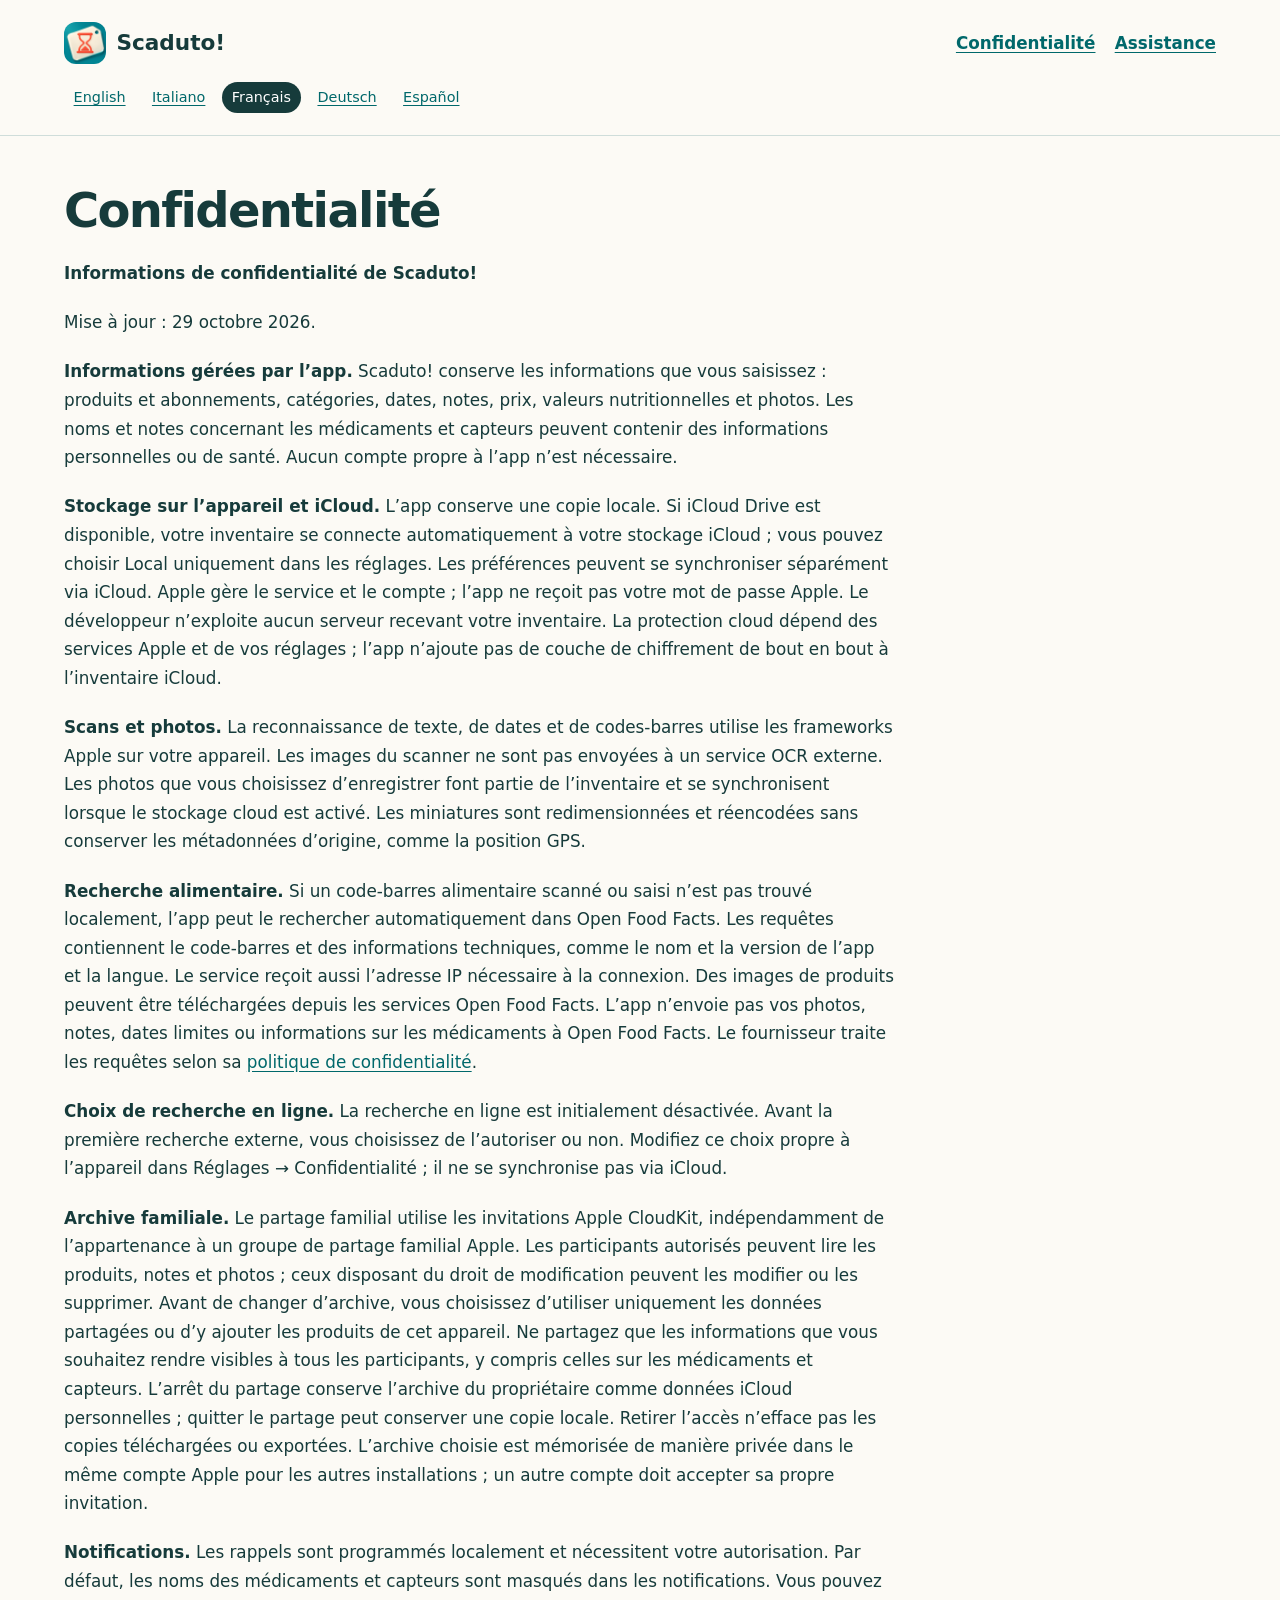
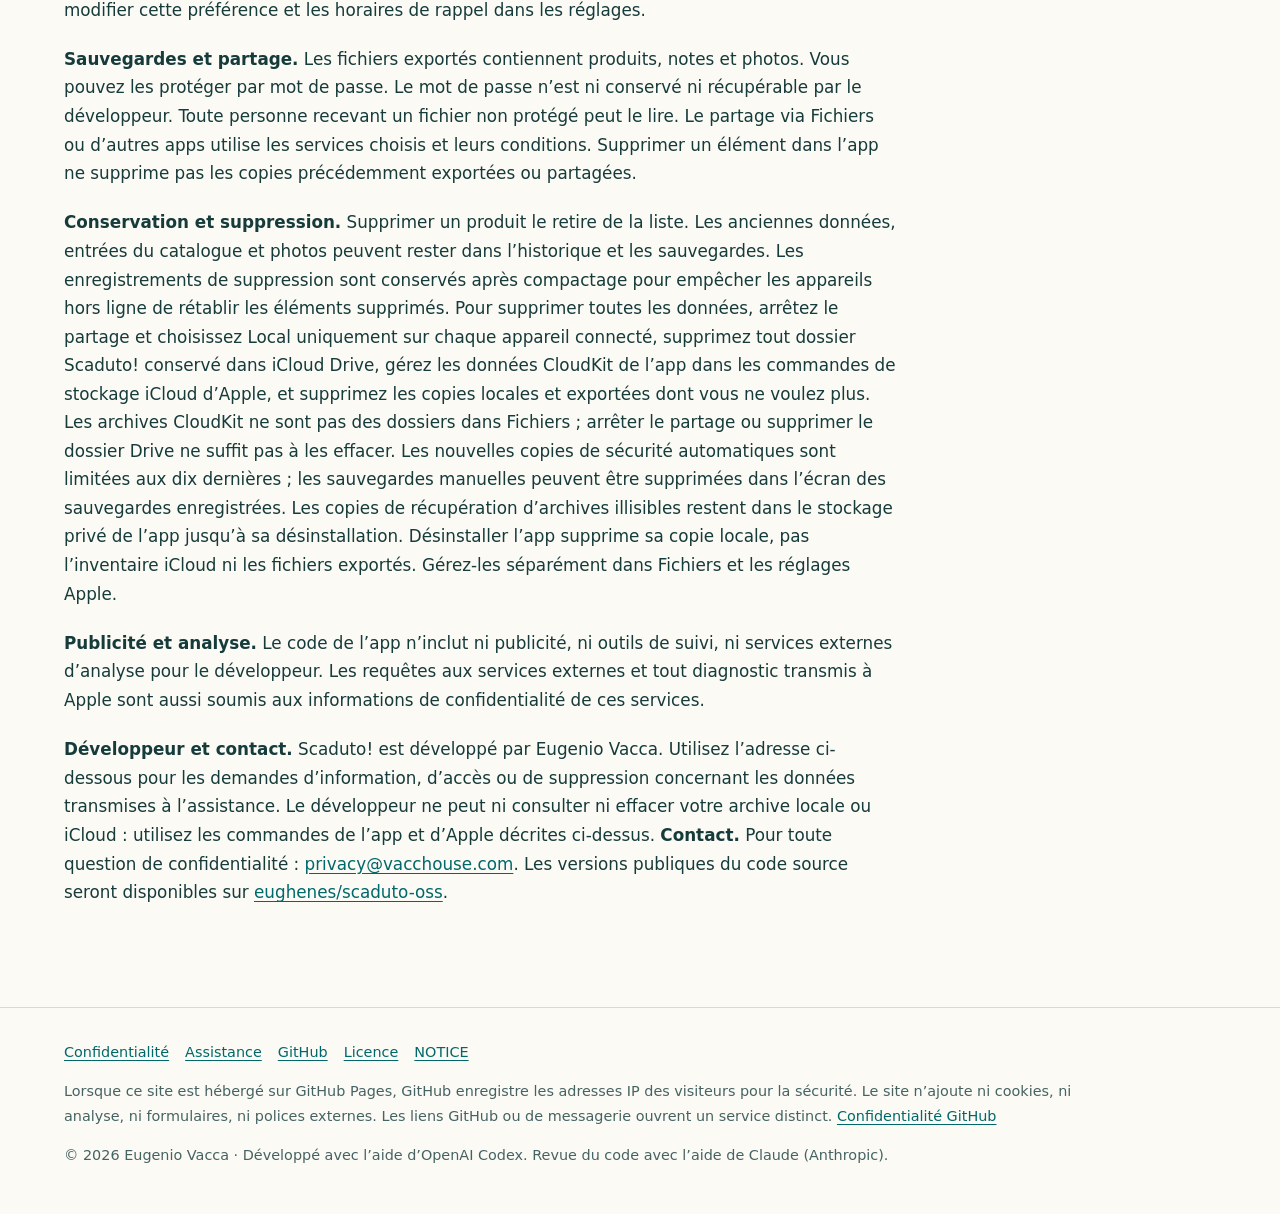
<file: privacy-fr.html>
<!doctype html>
<!-- Copyright 2026 Eugenio Vacca. SPDX-License-Identifier: Apache-2.0. Developed with assistance from OpenAI Codex. -->
<html lang="fr"><head><meta charset="utf-8"><meta name="viewport" content="width=device-width,initial-scale=1">
<title>Scaduto! — Confidentialité</title><meta name="description" content="Scans sur l’appareil, iCloud, partage familial, sauvegardes et choix disponibles.">
<link rel="stylesheet" href="site.css"><link rel="icon" href="assets/icon.png"><link rel="alternate" hreflang="en" href="privacy-en.html"><link rel="alternate" hreflang="it" href="privacy-it.html"><link rel="alternate" hreflang="fr" href="privacy-fr.html"><link rel="alternate" hreflang="de" href="privacy-de.html"><link rel="alternate" hreflang="es" href="privacy-es.html"></head>
<body><a class="skip" href="#main">Aller au contenu</a><header class="header"><div class="wrap"><div class="topline">
<a class="brand" href="index-fr.html"><img src="assets/icon.png" alt="" width="42" height="42">Scaduto!</a>
<nav class="mainnav" aria-label="Scaduto!"><a href="privacy-fr.html">Confidentialité</a><a href="support-fr.html">Assistance</a></nav></div>
<nav class="languages" aria-label="Langue"><a href="privacy-en.html" lang="en" hreflang="en">English</a><a href="privacy-it.html" lang="it" hreflang="it">Italiano</a><a href="privacy-fr.html" lang="fr" hreflang="fr" aria-current="page">Français</a><a href="privacy-de.html" lang="de" hreflang="de">Deutsch</a><a href="privacy-es.html" lang="es" hreflang="es">Español</a></nav></div></header>
<main id="main" class="wrap"><article class="document policy"><h1>Confidentialité</h1><p><strong>Informations de confidentialité de Scaduto!</strong></p>
<p>Mise à jour : 29 octobre 2026.</p>
<p><strong>Informations gérées par l’app.</strong> Scaduto! conserve les informations que vous saisissez : produits et abonnements, catégories, dates, notes, prix, valeurs nutritionnelles et photos. Les noms et notes concernant les médicaments et capteurs peuvent contenir des informations personnelles ou de santé. Aucun compte propre à l’app n’est nécessaire.</p>
<p><strong>Stockage sur l’appareil et iCloud.</strong> L’app conserve une copie locale. Si iCloud Drive est disponible, votre inventaire se connecte automatiquement à votre stockage iCloud ; vous pouvez choisir Local uniquement dans les réglages. Les préférences peuvent se synchroniser séparément via iCloud. Apple gère le service et le compte ; l’app ne reçoit pas votre mot de passe Apple. Le développeur n’exploite aucun serveur recevant votre inventaire. La protection cloud dépend des services Apple et de vos réglages ; l’app n’ajoute pas de couche de chiffrement de bout en bout à l’inventaire iCloud.</p>
<p><strong>Scans et photos.</strong> La reconnaissance de texte, de dates et de codes-barres utilise les frameworks Apple sur votre appareil. Les images du scanner ne sont pas envoyées à un service OCR externe. Les photos que vous choisissez d’enregistrer font partie de l’inventaire et se synchronisent lorsque le stockage cloud est activé. Les miniatures sont redimensionnées et réencodées sans conserver les métadonnées d’origine, comme la position GPS.</p>
<p><strong>Recherche alimentaire.</strong> Si un code-barres alimentaire scanné ou saisi n’est pas trouvé localement, l’app peut le rechercher automatiquement dans Open Food Facts. Les requêtes contiennent le code-barres et des informations techniques, comme le nom et la version de l’app et la langue. Le service reçoit aussi l’adresse IP nécessaire à la connexion. Des images de produits peuvent être téléchargées depuis les services Open Food Facts. L’app n’envoie pas vos photos, notes, dates limites ou informations sur les médicaments à Open Food Facts. Le fournisseur traite les requêtes selon sa <a href="https://world.openfoodfacts.org/privacy">politique de confidentialité</a>.</p>
<p><strong>Choix de recherche en ligne.</strong> La recherche en ligne est initialement désactivée. Avant la première recherche externe, vous choisissez de l’autoriser ou non. Modifiez ce choix propre à l’appareil dans Réglages → Confidentialité ; il ne se synchronise pas via iCloud.</p>
<p><strong>Archive familiale.</strong> Le partage familial utilise les invitations Apple CloudKit, indépendamment de l’appartenance à un groupe de partage familial Apple. Les participants autorisés peuvent lire les produits, notes et photos ; ceux disposant du droit de modification peuvent les modifier ou les supprimer. Avant de changer d’archive, vous choisissez d’utiliser uniquement les données partagées ou d’y ajouter les produits de cet appareil. Ne partagez que les informations que vous souhaitez rendre visibles à tous les participants, y compris celles sur les médicaments et capteurs. L’arrêt du partage conserve l’archive du propriétaire comme données iCloud personnelles ; quitter le partage peut conserver une copie locale. Retirer l’accès n’efface pas les copies téléchargées ou exportées. L’archive choisie est mémorisée de manière privée dans le même compte Apple pour les autres installations ; un autre compte doit accepter sa propre invitation.</p>
<p><strong>Notifications.</strong> Les rappels sont programmés localement et nécessitent votre autorisation. Par défaut, les noms des médicaments et capteurs sont masqués dans les notifications. Vous pouvez modifier cette préférence et les horaires de rappel dans les réglages.</p>
<p><strong>Sauvegardes et partage.</strong> Les fichiers exportés contiennent produits, notes et photos. Vous pouvez les protéger par mot de passe. Le mot de passe n’est ni conservé ni récupérable par le développeur. Toute personne recevant un fichier non protégé peut le lire. Le partage via Fichiers ou d’autres apps utilise les services choisis et leurs conditions. Supprimer un élément dans l’app ne supprime pas les copies précédemment exportées ou partagées.</p>
<p><strong>Conservation et suppression.</strong> Supprimer un produit le retire de la liste. Les anciennes données, entrées du catalogue et photos peuvent rester dans l’historique et les sauvegardes. Les enregistrements de suppression sont conservés après compactage pour empêcher les appareils hors ligne de rétablir les éléments supprimés. Pour supprimer toutes les données, arrêtez le partage et choisissez Local uniquement sur chaque appareil connecté, supprimez tout dossier Scaduto! conservé dans iCloud Drive, gérez les données CloudKit de l’app dans les commandes de stockage iCloud d’Apple, et supprimez les copies locales et exportées dont vous ne voulez plus. Les archives CloudKit ne sont pas des dossiers dans Fichiers ; arrêter le partage ou supprimer le dossier Drive ne suffit pas à les effacer. Les nouvelles copies de sécurité automatiques sont limitées aux dix dernières ; les sauvegardes manuelles peuvent être supprimées dans l’écran des sauvegardes enregistrées. Les copies de récupération d’archives illisibles restent dans le stockage privé de l’app jusqu’à sa désinstallation. Désinstaller l’app supprime sa copie locale, pas l’inventaire iCloud ni les fichiers exportés. Gérez-les séparément dans Fichiers et les réglages Apple.</p>
<p><strong>Publicité et analyse.</strong> Le code de l’app n’inclut ni publicité, ni outils de suivi, ni services externes d’analyse pour le développeur. Les requêtes aux services externes et tout diagnostic transmis à Apple sont aussi soumis aux informations de confidentialité de ces services.</p>
<p><strong>Développeur et contact.</strong> Scaduto! est développé par Eugenio Vacca. Utilisez l’adresse ci-dessous pour les demandes d’information, d’accès ou de suppression concernant les données transmises à l’assistance. Le développeur ne peut ni consulter ni effacer votre archive locale ou iCloud : utilisez les commandes de l’app et d’Apple décrites ci-dessus. <strong>Contact.</strong> Pour toute question de confidentialité : <a href="mailto:privacy@vacchouse.com">privacy@vacchouse.com</a>. Les versions publiques du code source seront disponibles sur <a href="https://github.com/eughenes/scaduto-oss">eughenes/scaduto-oss</a>.</p></article></main>
<footer><div class="wrap"><nav class="footerlinks"><a href="privacy-fr.html">Confidentialité</a><a href="support-fr.html">Assistance</a><a href="https://github.com/eughenes/scaduto-oss">GitHub</a><a href="LICENSE">Licence</a><a href="NOTICE">NOTICE</a></nav>
<p class="hosting">Lorsque ce site est hébergé sur GitHub Pages, GitHub enregistre les adresses IP des visiteurs pour la sécurité. Le site n’ajoute ni cookies, ni analyse, ni formulaires, ni polices externes. Les liens GitHub ou de messagerie ouvrent un service distinct. <a href="https://docs.github.com/en/site-policy/privacy-policies/github-general-privacy-statement">Confidentialité GitHub</a></p><p>© 2026 Eugenio Vacca · Développé avec l’aide d’OpenAI Codex. Revue du code avec l’aide de Claude (Anthropic).</p></div></footer></body></html>
</file>
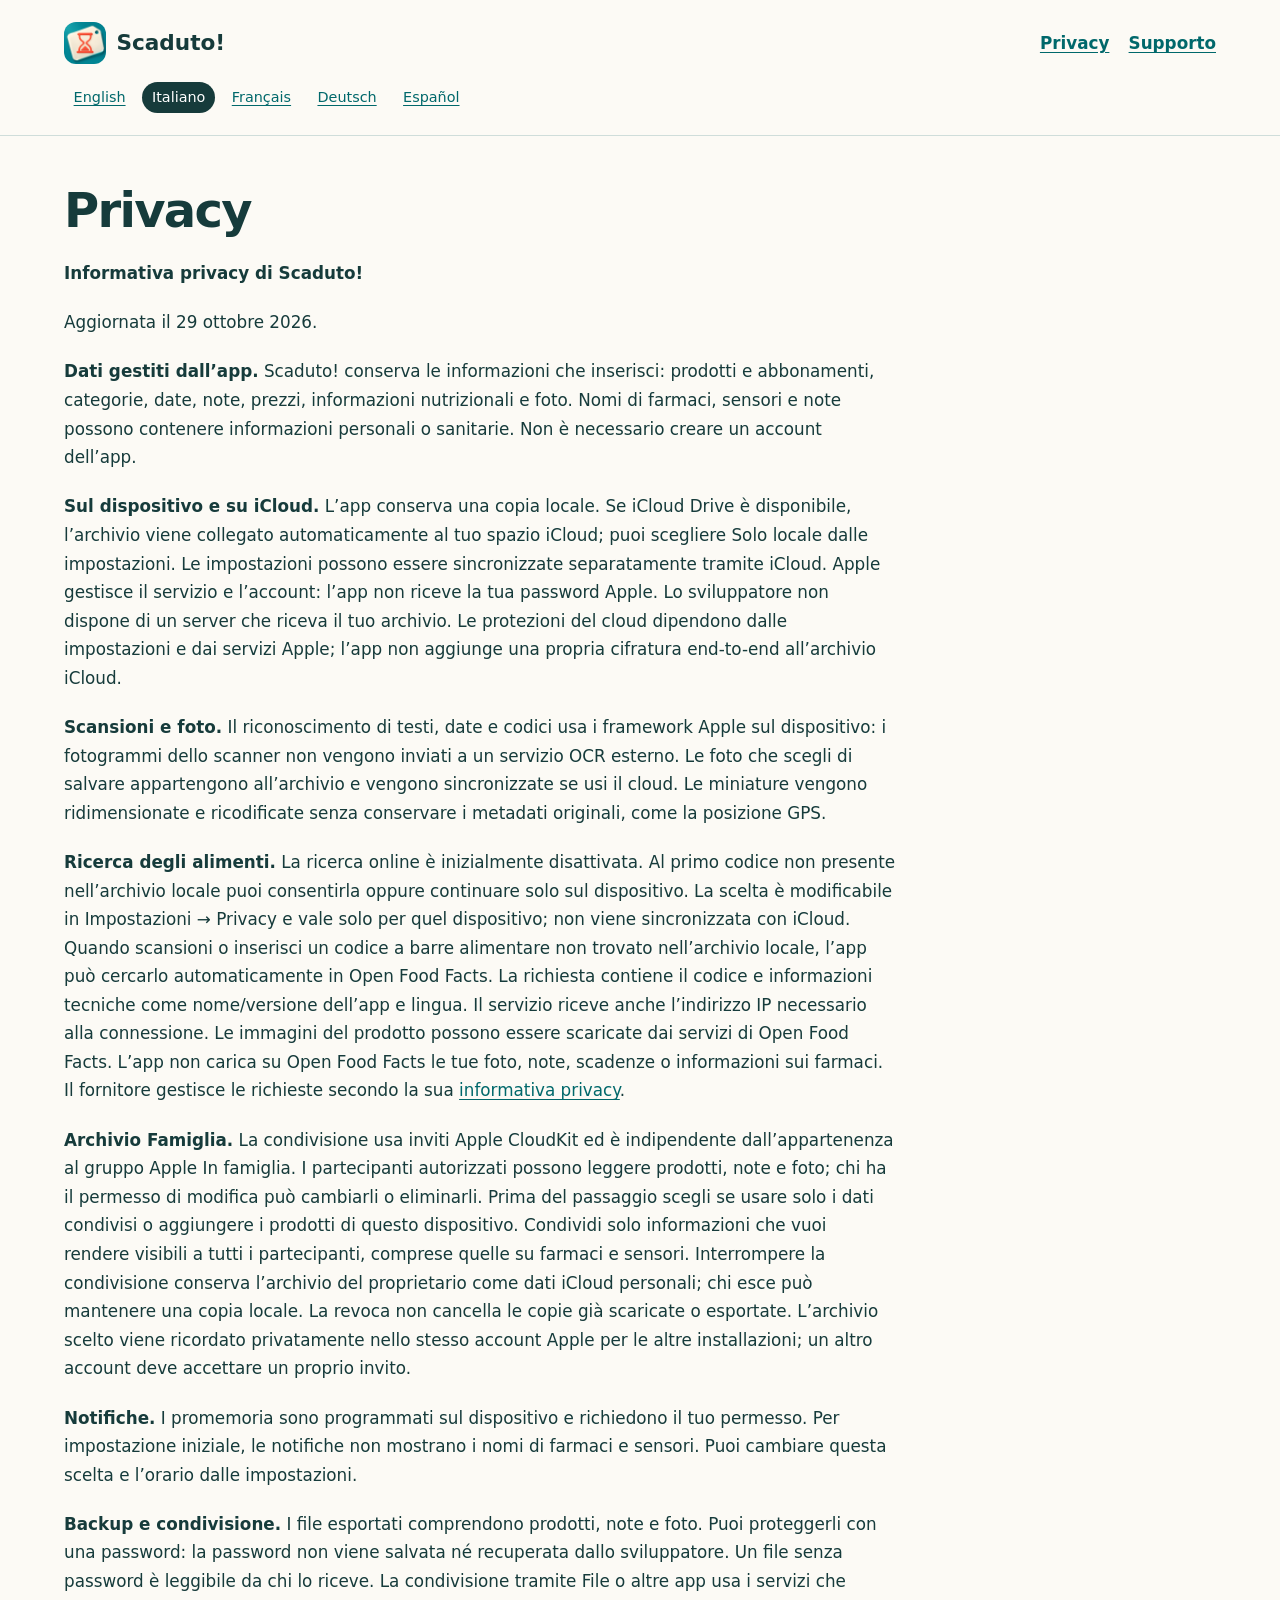
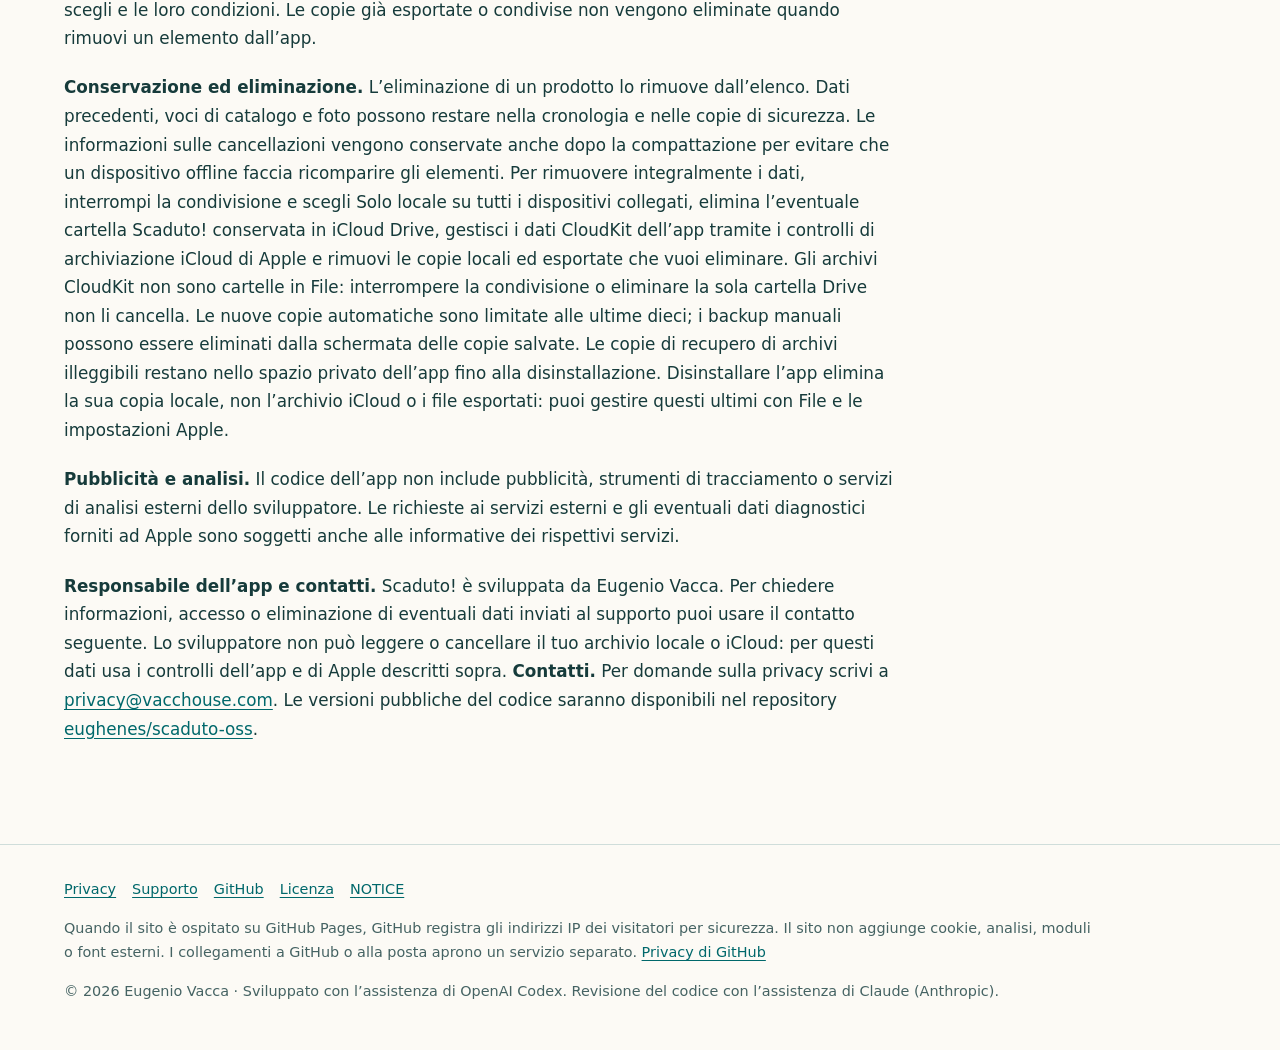
<file: privacy-it.html>
<!doctype html>
<!-- Copyright 2026 Eugenio Vacca. SPDX-License-Identifier: Apache-2.0. Developed with assistance from OpenAI Codex. -->
<html lang="it"><head><meta charset="utf-8"><meta name="viewport" content="width=device-width,initial-scale=1">
<title>Scaduto! — Privacy</title><meta name="description" content="Scansioni sul dispositivo, iCloud e condivisione famigliare, backup e possibilità di scelta.">
<link rel="stylesheet" href="site.css"><link rel="icon" href="assets/icon.png"><link rel="alternate" hreflang="en" href="privacy-en.html"><link rel="alternate" hreflang="it" href="privacy-it.html"><link rel="alternate" hreflang="fr" href="privacy-fr.html"><link rel="alternate" hreflang="de" href="privacy-de.html"><link rel="alternate" hreflang="es" href="privacy-es.html"></head>
<body><a class="skip" href="#main">Vai al contenuto</a><header class="header"><div class="wrap"><div class="topline">
<a class="brand" href="index-it.html"><img src="assets/icon.png" alt="" width="42" height="42">Scaduto!</a>
<nav class="mainnav" aria-label="Scaduto!"><a href="privacy-it.html">Privacy</a><a href="support-it.html">Supporto</a></nav></div>
<nav class="languages" aria-label="Lingua"><a href="privacy-en.html" lang="en" hreflang="en">English</a><a href="privacy-it.html" lang="it" hreflang="it" aria-current="page">Italiano</a><a href="privacy-fr.html" lang="fr" hreflang="fr">Français</a><a href="privacy-de.html" lang="de" hreflang="de">Deutsch</a><a href="privacy-es.html" lang="es" hreflang="es">Español</a></nav></div></header>
<main id="main" class="wrap"><article class="document policy"><h1>Privacy</h1><p><strong>Informativa privacy di Scaduto!</strong></p>
<p>Aggiornata il 29 ottobre 2026.</p>
<p><strong>Dati gestiti dall’app.</strong> Scaduto! conserva le informazioni che inserisci: prodotti e abbonamenti, categorie, date, note, prezzi, informazioni nutrizionali e foto. Nomi di farmaci, sensori e note possono contenere informazioni personali o sanitarie. Non è necessario creare un account dell’app.</p>
<p><strong>Sul dispositivo e su iCloud.</strong> L’app conserva una copia locale. Se iCloud Drive è disponibile, l’archivio viene collegato automaticamente al tuo spazio iCloud; puoi scegliere Solo locale dalle impostazioni. Le impostazioni possono essere sincronizzate separatamente tramite iCloud. Apple gestisce il servizio e l’account: l’app non riceve la tua password Apple. Lo sviluppatore non dispone di un server che riceva il tuo archivio. Le protezioni del cloud dipendono dalle impostazioni e dai servizi Apple; l’app non aggiunge una propria cifratura end-to-end all’archivio iCloud.</p>
<p><strong>Scansioni e foto.</strong> Il riconoscimento di testi, date e codici usa i framework Apple sul dispositivo: i fotogrammi dello scanner non vengono inviati a un servizio OCR esterno. Le foto che scegli di salvare appartengono all’archivio e vengono sincronizzate se usi il cloud. Le miniature vengono ridimensionate e ricodificate senza conservare i metadati originali, come la posizione GPS.</p>
<p><strong>Ricerca degli alimenti.</strong> La ricerca online è inizialmente disattivata. Al primo codice non presente nell’archivio locale puoi consentirla oppure continuare solo sul dispositivo. La scelta è modificabile in Impostazioni → Privacy e vale solo per quel dispositivo; non viene sincronizzata con iCloud. Quando scansioni o inserisci un codice a barre alimentare non trovato nell’archivio locale, l’app può cercarlo automaticamente in Open Food Facts. La richiesta contiene il codice e informazioni tecniche come nome/versione dell’app e lingua. Il servizio riceve anche l’indirizzo IP necessario alla connessione. Le immagini del prodotto possono essere scaricate dai servizi di Open Food Facts. L’app non carica su Open Food Facts le tue foto, note, scadenze o informazioni sui farmaci. Il fornitore gestisce le richieste secondo la sua <a href="https://world.openfoodfacts.org/privacy">informativa privacy</a>.</p>
<p><strong>Archivio Famiglia.</strong> La condivisione usa inviti Apple CloudKit ed è indipendente dall’appartenenza al gruppo Apple In famiglia. I partecipanti autorizzati possono leggere prodotti, note e foto; chi ha il permesso di modifica può cambiarli o eliminarli. Prima del passaggio scegli se usare solo i dati condivisi o aggiungere i prodotti di questo dispositivo. Condividi solo informazioni che vuoi rendere visibili a tutti i partecipanti, comprese quelle su farmaci e sensori. Interrompere la condivisione conserva l’archivio del proprietario come dati iCloud personali; chi esce può mantenere una copia locale. La revoca non cancella le copie già scaricate o esportate. L’archivio scelto viene ricordato privatamente nello stesso account Apple per le altre installazioni; un altro account deve accettare un proprio invito.</p>
<p><strong>Notifiche.</strong> I promemoria sono programmati sul dispositivo e richiedono il tuo permesso. Per impostazione iniziale, le notifiche non mostrano i nomi di farmaci e sensori. Puoi cambiare questa scelta e l’orario dalle impostazioni.</p>
<p><strong>Backup e condivisione.</strong> I file esportati comprendono prodotti, note e foto. Puoi proteggerli con una password: la password non viene salvata né recuperata dallo sviluppatore. Un file senza password è leggibile da chi lo riceve. La condivisione tramite File o altre app usa i servizi che scegli e le loro condizioni. Le copie già esportate o condivise non vengono eliminate quando rimuovi un elemento dall’app.</p>
<p><strong>Conservazione ed eliminazione.</strong> L’eliminazione di un prodotto lo rimuove dall’elenco. Dati precedenti, voci di catalogo e foto possono restare nella cronologia e nelle copie di sicurezza. Le informazioni sulle cancellazioni vengono conservate anche dopo la compattazione per evitare che un dispositivo offline faccia ricomparire gli elementi. Per rimuovere integralmente i dati, interrompi la condivisione e scegli Solo locale su tutti i dispositivi collegati, elimina l’eventuale cartella Scaduto! conservata in iCloud Drive, gestisci i dati CloudKit dell’app tramite i controlli di archiviazione iCloud di Apple e rimuovi le copie locali ed esportate che vuoi eliminare. Gli archivi CloudKit non sono cartelle in File: interrompere la condivisione o eliminare la sola cartella Drive non li cancella. Le nuove copie automatiche sono limitate alle ultime dieci; i backup manuali possono essere eliminati dalla schermata delle copie salvate. Le copie di recupero di archivi illeggibili restano nello spazio privato dell’app fino alla disinstallazione. Disinstallare l’app elimina la sua copia locale, non l’archivio iCloud o i file esportati: puoi gestire questi ultimi con File e le impostazioni Apple.</p>
<p><strong>Pubblicità e analisi.</strong> Il codice dell’app non include pubblicità, strumenti di tracciamento o servizi di analisi esterni dello sviluppatore. Le richieste ai servizi esterni e gli eventuali dati diagnostici forniti ad Apple sono soggetti anche alle informative dei rispettivi servizi.</p>
<p><strong>Responsabile dell’app e contatti.</strong> Scaduto! è sviluppata da Eugenio Vacca. Per chiedere informazioni, accesso o eliminazione di eventuali dati inviati al supporto puoi usare il contatto seguente. Lo sviluppatore non può leggere o cancellare il tuo archivio locale o iCloud: per questi dati usa i controlli dell’app e di Apple descritti sopra. <strong>Contatti.</strong> Per domande sulla privacy scrivi a <a href="mailto:privacy@vacchouse.com">privacy@vacchouse.com</a>. Le versioni pubbliche del codice saranno disponibili nel repository <a href="https://github.com/eughenes/scaduto-oss">eughenes/scaduto-oss</a>.</p></article></main>
<footer><div class="wrap"><nav class="footerlinks"><a href="privacy-it.html">Privacy</a><a href="support-it.html">Supporto</a><a href="https://github.com/eughenes/scaduto-oss">GitHub</a><a href="LICENSE">Licenza</a><a href="NOTICE">NOTICE</a></nav>
<p class="hosting">Quando il sito è ospitato su GitHub Pages, GitHub registra gli indirizzi IP dei visitatori per sicurezza. Il sito non aggiunge cookie, analisi, moduli o font esterni. I collegamenti a GitHub o alla posta aprono un servizio separato. <a href="https://docs.github.com/en/site-policy/privacy-policies/github-general-privacy-statement">Privacy di GitHub</a></p><p>© 2026 Eugenio Vacca · Sviluppato con l’assistenza di OpenAI Codex. Revisione del codice con l’assistenza di Claude (Anthropic).</p></div></footer></body></html>
</file>
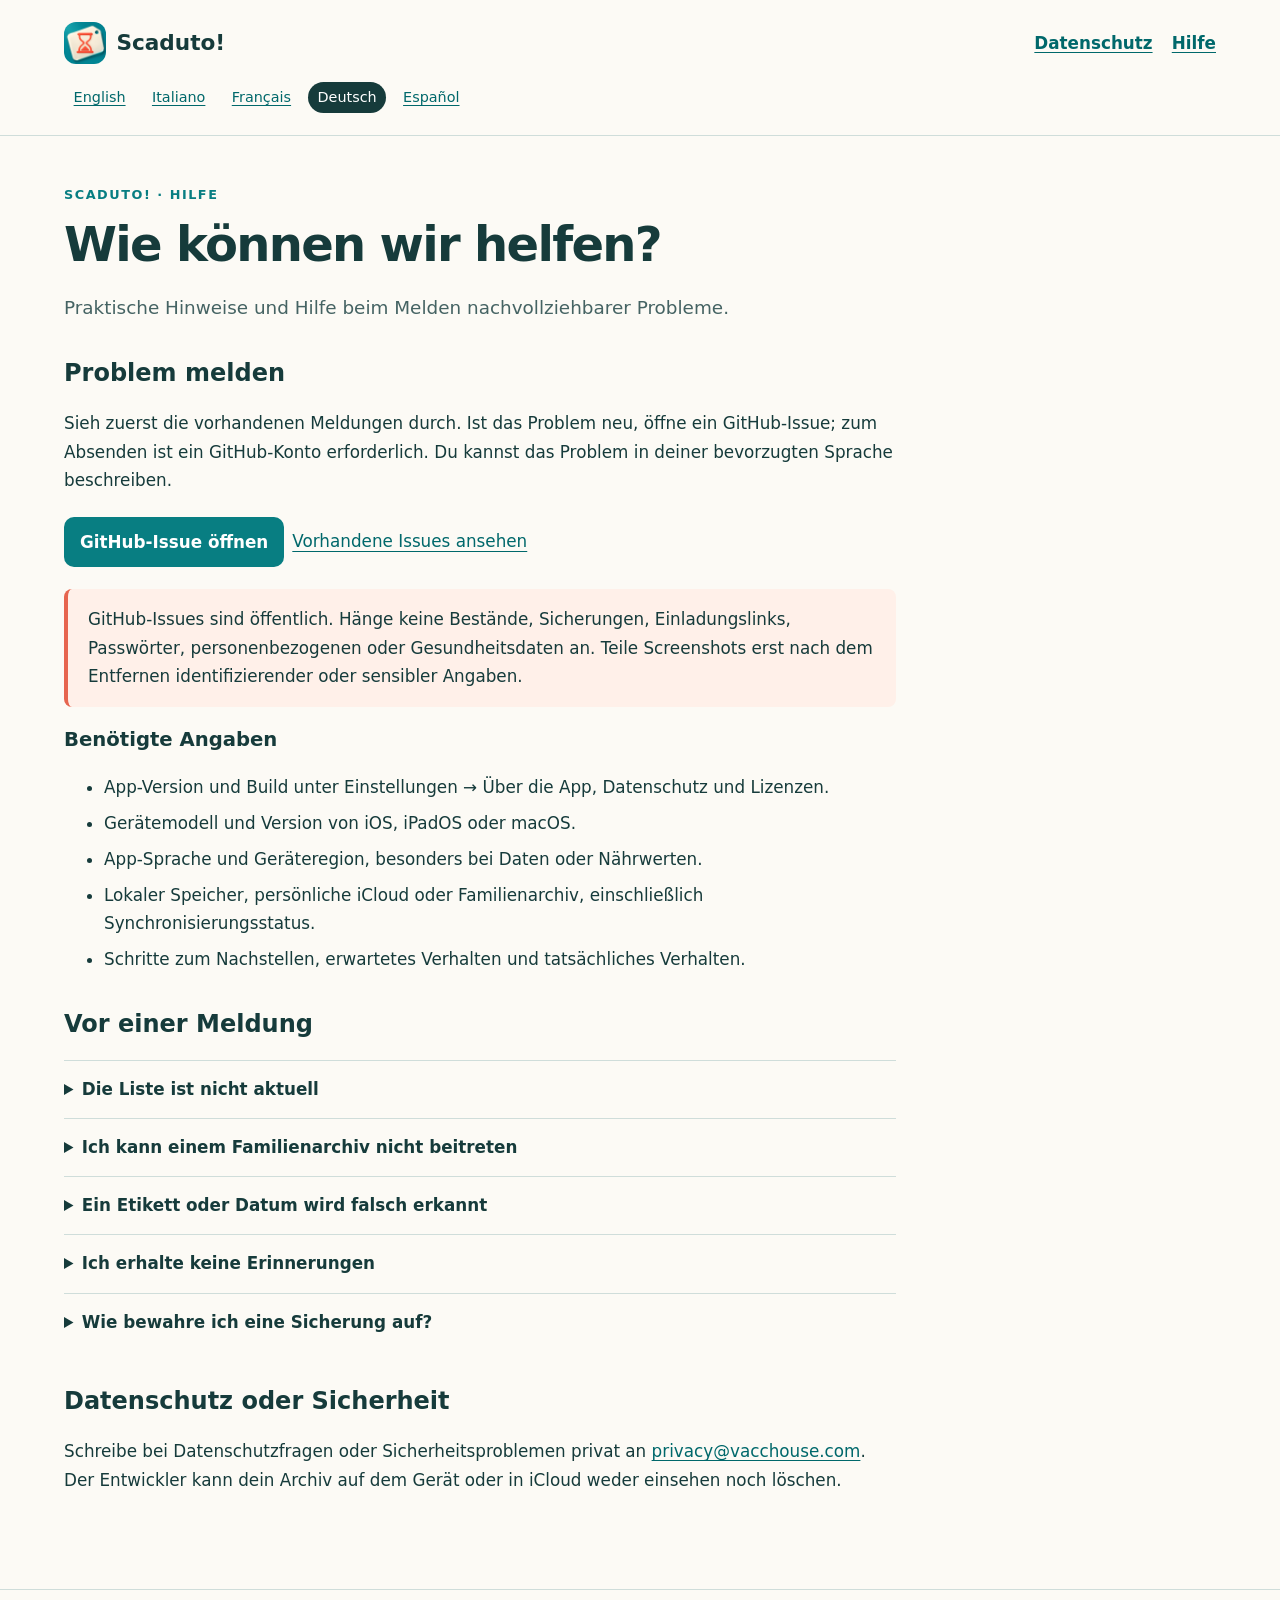
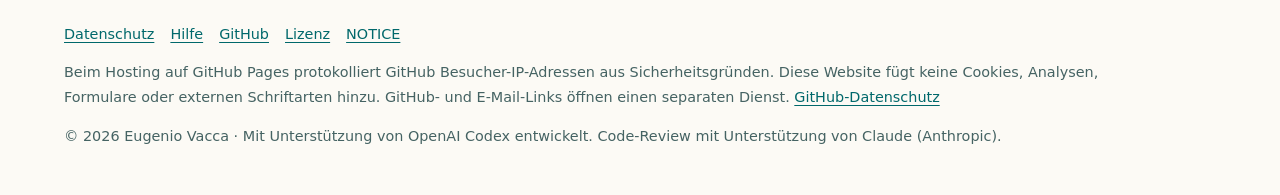
<file: support-de.html>
<!doctype html>
<!-- Copyright 2026 Eugenio Vacca. SPDX-License-Identifier: Apache-2.0. Developed with assistance from OpenAI Codex. -->
<html lang="de"><head><meta charset="utf-8"><meta name="viewport" content="width=device-width,initial-scale=1">
<title>Scaduto! — Hilfe</title><meta name="description" content="Praktische Hinweise und Hilfe beim Melden nachvollziehbarer Probleme.">
<link rel="stylesheet" href="site.css"><link rel="icon" href="assets/icon.png"><link rel="alternate" hreflang="en" href="support-en.html"><link rel="alternate" hreflang="it" href="support-it.html"><link rel="alternate" hreflang="fr" href="support-fr.html"><link rel="alternate" hreflang="de" href="support-de.html"><link rel="alternate" hreflang="es" href="support-es.html"></head>
<body><a class="skip" href="#main">Zum Inhalt</a><header class="header"><div class="wrap"><div class="topline">
<a class="brand" href="index-de.html"><img src="assets/icon.png" alt="" width="42" height="42">Scaduto!</a>
<nav class="mainnav" aria-label="Scaduto!"><a href="privacy-de.html">Datenschutz</a><a href="support-de.html">Hilfe</a></nav></div>
<nav class="languages" aria-label="Sprache"><a href="support-en.html" lang="en" hreflang="en">English</a><a href="support-it.html" lang="it" hreflang="it">Italiano</a><a href="support-fr.html" lang="fr" hreflang="fr">Français</a><a href="support-de.html" lang="de" hreflang="de" aria-current="page">Deutsch</a><a href="support-es.html" lang="es" hreflang="es">Español</a></nav></div></header>
<main id="main" class="wrap"><article class="document"><p class="eyebrow">Scaduto! · Hilfe</p><h1>Wie können wir helfen?</h1><p class="intro">Praktische Hinweise und Hilfe beim Melden nachvollziehbarer Probleme.</p>
<h2>Problem melden</h2><p>Sieh zuerst die vorhandenen Meldungen durch. Ist das Problem neu, öffne ein GitHub-Issue; zum Absenden ist ein GitHub-Konto erforderlich. Du kannst das Problem in deiner bevorzugten Sprache beschreiben.</p><p><a class="button" href="https://github.com/eughenes/scaduto-oss/issues/new/choose">GitHub-Issue öffnen</a><a href="https://github.com/eughenes/scaduto-oss/issues">Vorhandene Issues ansehen</a></p>
<p class="notice">GitHub-Issues sind öffentlich. Hänge keine Bestände, Sicherungen, Einladungslinks, Passwörter, personenbezogenen oder Gesundheitsdaten an. Teile Screenshots erst nach dem Entfernen identifizierender oder sensibler Angaben.</p><h3>Benötigte Angaben</h3><ul><li>App-Version und Build unter Einstellungen → Über die App, Datenschutz und Lizenzen.</li><li>Gerätemodell und Version von iOS, iPadOS oder macOS.</li><li>App-Sprache und Geräteregion, besonders bei Daten oder Nährwerten.</li><li>Lokaler Speicher, persönliche iCloud oder Familienarchiv, einschließlich Synchronisierungsstatus.</li><li>Schritte zum Nachstellen, erwartetes Verhalten und tatsächliches Verhalten.</li></ul><h2>Vor einer Meldung</h2><details><summary>Die Liste ist nicht aktuell</summary><p>Prüfe den Cloud-Status auf der Hauptseite und nutze Jetzt aktualisieren. Offline-Änderungen bleiben auf dem Gerät und werden bei verfügbarer Verbindung und iCloud übertragen. Deinstalliere die App nicht zur Fehlerbehebung: Exportiere zuerst lokale Daten, die du behalten möchtest.</p></details><details><summary>Ich kann einem Familienarchiv nicht beitreten</summary><p>Nimm die CloudKit-Einladung des Eigentümers mit dem Apple Account dieses Geräts an. Allein die Mitgliedschaft in einer Apple-Familiengruppe verbindet das Archiv nicht. Der Eigentümer sollte Teilnehmerstatus und Berechtigungen prüfen.</p></details><details><summary>Ein Etikett oder Datum wird falsch erkannt</summary><p>Sorge für gute Beleuchtung und erfasse das vollständige Datum oder Nährwertnamen, Zahlen, Einheiten und Bezugsgröße. Prüfe die Werte auf der Verpackung; manuelle Eingabe bleibt möglich.</p></details><details><summary>Ich erhalte keine Erinnerungen</summary><p>Prüfe die Mitteilungsberechtigung in den Geräteeinstellungen und die gespeicherte Produkterinnerung. Der Zeitpunkt muss noch bevorstehen; das Speichern einer Erinnerung erteilt keine Mitteilungsberechtigung.</p></details><details><summary>Wie bewahre ich eine Sicherung auf?</summary><p>Öffne unter Einstellungen den Bereich Sicherung, Import und Export. Exportiere vor dem Ersetzen von Daten oder Entfernen der App eine Kopie. Bewahre Sicherungspasswörter sicher auf: Der Entwickler kann sie nicht wiederherstellen.</p></details>
<h2>Datenschutz oder Sicherheit</h2><p>Schreibe bei Datenschutzfragen oder Sicherheitsproblemen privat an <a href="mailto:privacy@vacchouse.com">privacy@vacchouse.com</a>. Der Entwickler kann dein Archiv auf dem Gerät oder in iCloud weder einsehen noch löschen.</p></article></main>
<footer><div class="wrap"><nav class="footerlinks"><a href="privacy-de.html">Datenschutz</a><a href="support-de.html">Hilfe</a><a href="https://github.com/eughenes/scaduto-oss">GitHub</a><a href="LICENSE">Lizenz</a><a href="NOTICE">NOTICE</a></nav>
<p class="hosting">Beim Hosting auf GitHub Pages protokolliert GitHub Besucher-IP-Adressen aus Sicherheitsgründen. Diese Website fügt keine Cookies, Analysen, Formulare oder externen Schriftarten hinzu. GitHub- und E-Mail-Links öffnen einen separaten Dienst. <a href="https://docs.github.com/en/site-policy/privacy-policies/github-general-privacy-statement">GitHub-Datenschutz</a></p><p>© 2026 Eugenio Vacca · Mit Unterstützung von OpenAI Codex entwickelt. Code-Review mit Unterstützung von Claude (Anthropic).</p></div></footer></body></html>
</file>
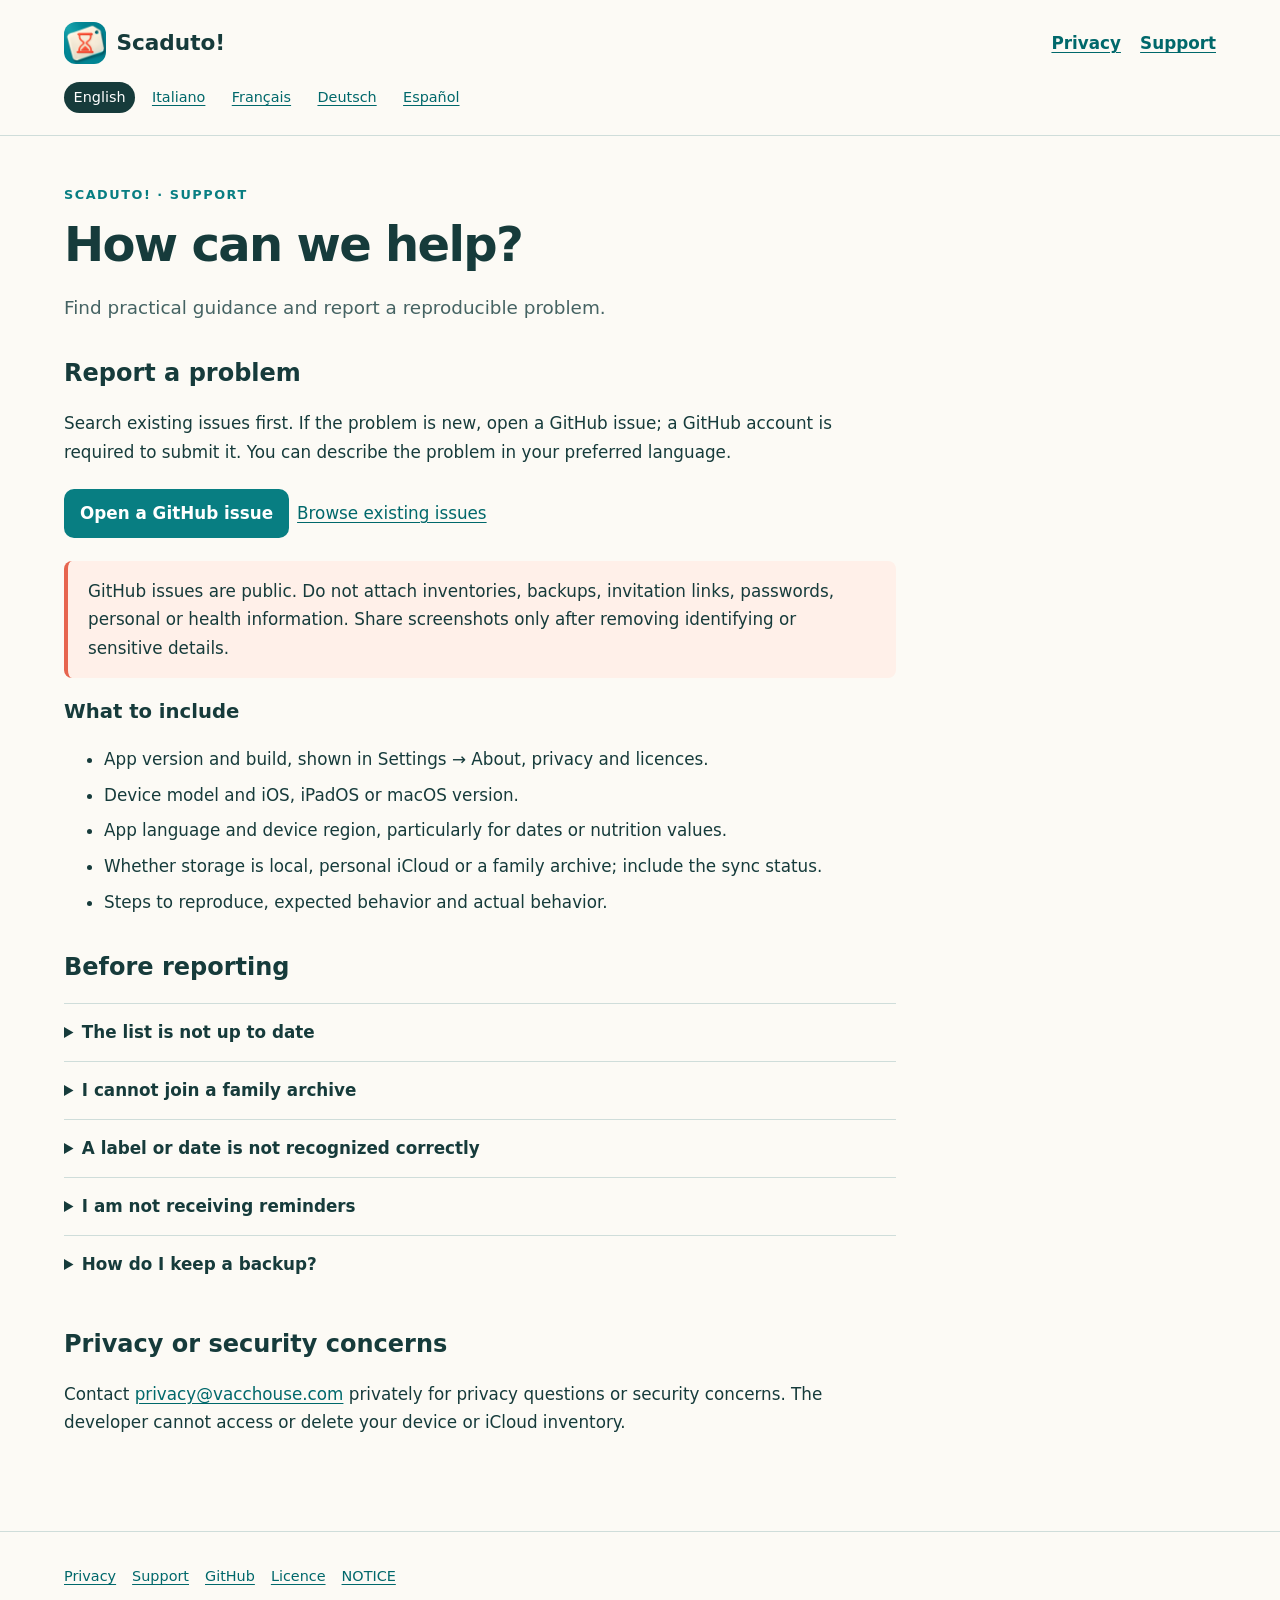
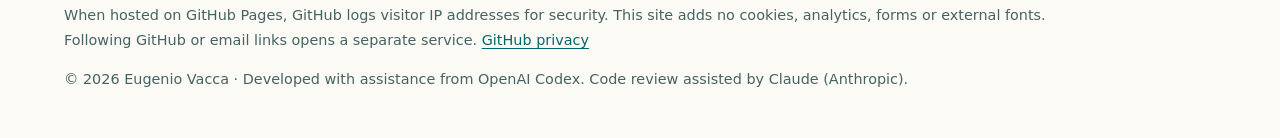
<file: support-en.html>
<!doctype html>
<!-- Copyright 2026 Eugenio Vacca. SPDX-License-Identifier: Apache-2.0. Developed with assistance from OpenAI Codex. -->
<html lang="en"><head><meta charset="utf-8"><meta name="viewport" content="width=device-width,initial-scale=1">
<title>Scaduto! — Support</title><meta name="description" content="Find practical guidance and report a reproducible problem.">
<link rel="stylesheet" href="site.css"><link rel="icon" href="assets/icon.png"><link rel="alternate" hreflang="en" href="support-en.html"><link rel="alternate" hreflang="it" href="support-it.html"><link rel="alternate" hreflang="fr" href="support-fr.html"><link rel="alternate" hreflang="de" href="support-de.html"><link rel="alternate" hreflang="es" href="support-es.html"></head>
<body><a class="skip" href="#main">Skip to content</a><header class="header"><div class="wrap"><div class="topline">
<a class="brand" href="index.html"><img src="assets/icon.png" alt="" width="42" height="42">Scaduto!</a>
<nav class="mainnav" aria-label="Scaduto!"><a href="privacy-en.html">Privacy</a><a href="support-en.html">Support</a></nav></div>
<nav class="languages" aria-label="Language"><a href="support-en.html" lang="en" hreflang="en" aria-current="page">English</a><a href="support-it.html" lang="it" hreflang="it">Italiano</a><a href="support-fr.html" lang="fr" hreflang="fr">Français</a><a href="support-de.html" lang="de" hreflang="de">Deutsch</a><a href="support-es.html" lang="es" hreflang="es">Español</a></nav></div></header>
<main id="main" class="wrap"><article class="document"><p class="eyebrow">Scaduto! · Support</p><h1>How can we help?</h1><p class="intro">Find practical guidance and report a reproducible problem.</p>
<h2>Report a problem</h2><p>Search existing issues first. If the problem is new, open a GitHub issue; a GitHub account is required to submit it. You can describe the problem in your preferred language.</p><p><a class="button" href="https://github.com/eughenes/scaduto-oss/issues/new/choose">Open a GitHub issue</a><a href="https://github.com/eughenes/scaduto-oss/issues">Browse existing issues</a></p>
<p class="notice">GitHub issues are public. Do not attach inventories, backups, invitation links, passwords, personal or health information. Share screenshots only after removing identifying or sensitive details.</p><h3>What to include</h3><ul><li>App version and build, shown in Settings → About, privacy and licences.</li><li>Device model and iOS, iPadOS or macOS version.</li><li>App language and device region, particularly for dates or nutrition values.</li><li>Whether storage is local, personal iCloud or a family archive; include the sync status.</li><li>Steps to reproduce, expected behavior and actual behavior.</li></ul><h2>Before reporting</h2><details><summary>The list is not up to date</summary><p>Check the cloud status on the main screen and use Update now. Offline changes remain on the device and transfer when the connection and iCloud are available. Do not uninstall the app to troubleshoot: export local data you want to keep first.</p></details><details><summary>I cannot join a family archive</summary><p>Accept the owner’s CloudKit invitation with the Apple account used on that device. Apple Family Sharing membership alone does not connect the archive. The owner should check participant status and permissions.</p></details><details><summary>A label or date is not recognized correctly</summary><p>Use good lighting and include the full date, or the nutrient names, numbers, units and basis. Review recognized values against the packaging; manual entry remains available.</p></details><details><summary>I am not receiving reminders</summary><p>Check notification permission in the device settings and the product’s saved reminder. The scheduled time must still be in the future; saving a reminder does not grant notification permission.</p></details><details><summary>How do I keep a backup?</summary><p>In Settings, open Backup, import and export. Export a copy before replacing data or removing the app. Keep backup passwords safely: the developer cannot recover them.</p></details>
<h2>Privacy or security concerns</h2><p>Contact <a href="mailto:privacy@vacchouse.com">privacy@vacchouse.com</a> privately for privacy questions or security concerns. The developer cannot access or delete your device or iCloud inventory.</p></article></main>
<footer><div class="wrap"><nav class="footerlinks"><a href="privacy-en.html">Privacy</a><a href="support-en.html">Support</a><a href="https://github.com/eughenes/scaduto-oss">GitHub</a><a href="LICENSE">Licence</a><a href="NOTICE">NOTICE</a></nav>
<p class="hosting">When hosted on GitHub Pages, GitHub logs visitor IP addresses for security. This site adds no cookies, analytics, forms or external fonts. Following GitHub or email links opens a separate service. <a href="https://docs.github.com/en/site-policy/privacy-policies/github-general-privacy-statement">GitHub privacy</a></p><p>© 2026 Eugenio Vacca · Developed with assistance from OpenAI Codex. Code review assisted by Claude (Anthropic).</p></div></footer></body></html>
</file>
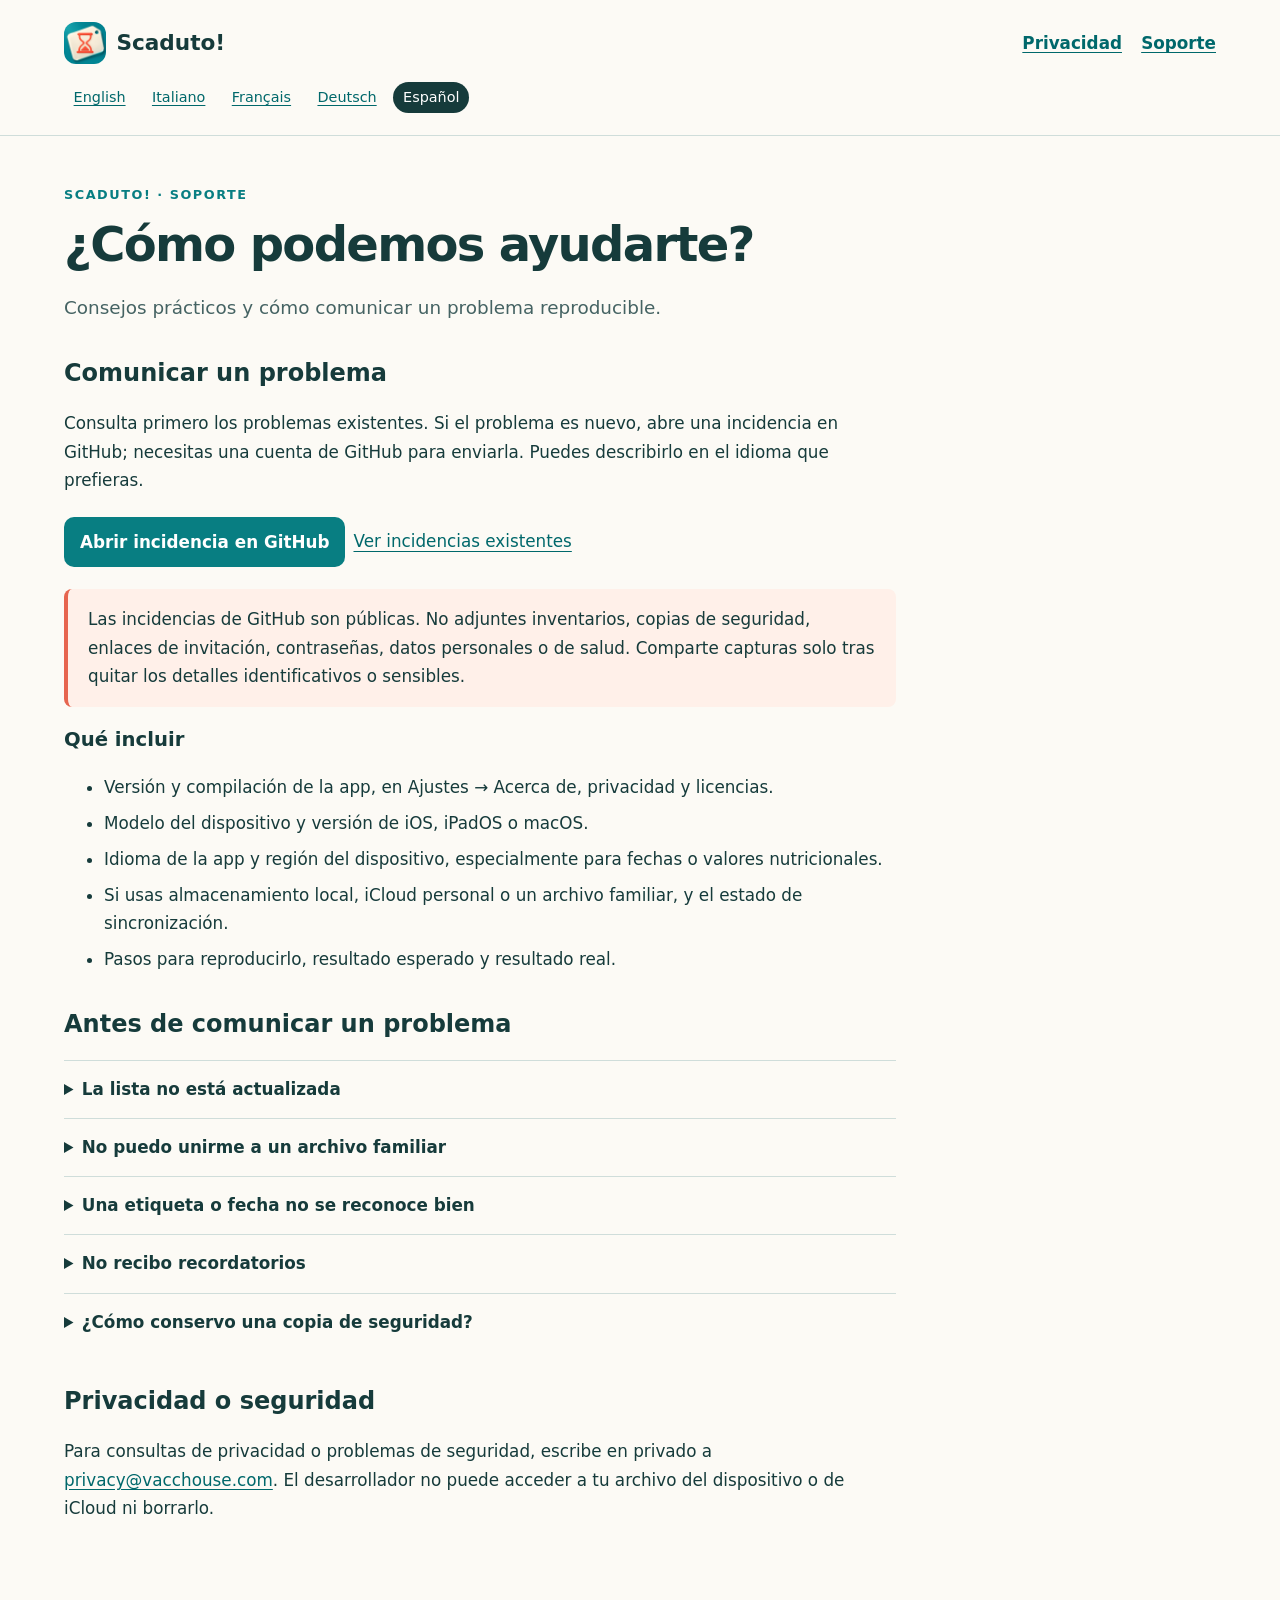
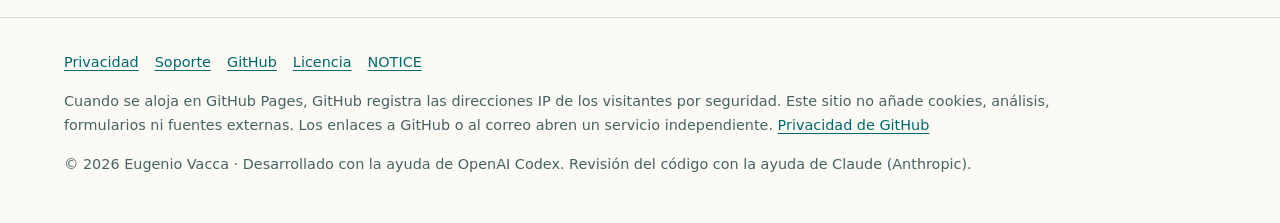
<file: support-es.html>
<!doctype html>
<!-- Copyright 2026 Eugenio Vacca. SPDX-License-Identifier: Apache-2.0. Developed with assistance from OpenAI Codex. -->
<html lang="es"><head><meta charset="utf-8"><meta name="viewport" content="width=device-width,initial-scale=1">
<title>Scaduto! — Soporte</title><meta name="description" content="Consejos prácticos y cómo comunicar un problema reproducible.">
<link rel="stylesheet" href="site.css"><link rel="icon" href="assets/icon.png"><link rel="alternate" hreflang="en" href="support-en.html"><link rel="alternate" hreflang="it" href="support-it.html"><link rel="alternate" hreflang="fr" href="support-fr.html"><link rel="alternate" hreflang="de" href="support-de.html"><link rel="alternate" hreflang="es" href="support-es.html"></head>
<body><a class="skip" href="#main">Ir al contenido</a><header class="header"><div class="wrap"><div class="topline">
<a class="brand" href="index-es.html"><img src="assets/icon.png" alt="" width="42" height="42">Scaduto!</a>
<nav class="mainnav" aria-label="Scaduto!"><a href="privacy-es.html">Privacidad</a><a href="support-es.html">Soporte</a></nav></div>
<nav class="languages" aria-label="Idioma"><a href="support-en.html" lang="en" hreflang="en">English</a><a href="support-it.html" lang="it" hreflang="it">Italiano</a><a href="support-fr.html" lang="fr" hreflang="fr">Français</a><a href="support-de.html" lang="de" hreflang="de">Deutsch</a><a href="support-es.html" lang="es" hreflang="es" aria-current="page">Español</a></nav></div></header>
<main id="main" class="wrap"><article class="document"><p class="eyebrow">Scaduto! · Soporte</p><h1>¿Cómo podemos ayudarte?</h1><p class="intro">Consejos prácticos y cómo comunicar un problema reproducible.</p>
<h2>Comunicar un problema</h2><p>Consulta primero los problemas existentes. Si el problema es nuevo, abre una incidencia en GitHub; necesitas una cuenta de GitHub para enviarla. Puedes describirlo en el idioma que prefieras.</p><p><a class="button" href="https://github.com/eughenes/scaduto-oss/issues/new/choose">Abrir incidencia en GitHub</a><a href="https://github.com/eughenes/scaduto-oss/issues">Ver incidencias existentes</a></p>
<p class="notice">Las incidencias de GitHub son públicas. No adjuntes inventarios, copias de seguridad, enlaces de invitación, contraseñas, datos personales o de salud. Comparte capturas solo tras quitar los detalles identificativos o sensibles.</p><h3>Qué incluir</h3><ul><li>Versión y compilación de la app, en Ajustes → Acerca de, privacidad y licencias.</li><li>Modelo del dispositivo y versión de iOS, iPadOS o macOS.</li><li>Idioma de la app y región del dispositivo, especialmente para fechas o valores nutricionales.</li><li>Si usas almacenamiento local, iCloud personal o un archivo familiar, y el estado de sincronización.</li><li>Pasos para reproducirlo, resultado esperado y resultado real.</li></ul><h2>Antes de comunicar un problema</h2><details><summary>La lista no está actualizada</summary><p>Comprueba el estado de la nube en la pantalla principal y usa Actualizar ahora. Los cambios sin conexión permanecen en el dispositivo y se transfieren cuando la conexión e iCloud están disponibles. No desinstales la app para resolverlo: exporta primero los datos locales que quieras conservar.</p></details><details><summary>No puedo unirme a un archivo familiar</summary><p>Acepta la invitación CloudKit del propietario con la cuenta de Apple usada en ese dispositivo. Pertenecer a un grupo En familia de Apple no conecta el archivo por sí solo. El propietario debe comprobar el estado de los participantes y los permisos.</p></details><details><summary>Una etiqueta o fecha no se reconoce bien</summary><p>Usa buena iluminación e incluye la fecha completa, o los nombres de nutrientes, números, unidades y base. Comprueba los valores en el envase; la entrada manual sigue disponible.</p></details><details><summary>No recibo recordatorios</summary><p>Comprueba el permiso de notificaciones en los ajustes del dispositivo y el recordatorio guardado del producto. La hora programada debe seguir siendo futura; guardar un recordatorio no autoriza las notificaciones.</p></details><details><summary>¿Cómo conservo una copia de seguridad?</summary><p>En Ajustes, abre Copia de seguridad, importación y exportación. Exporta una copia antes de sustituir datos o eliminar la app. Conserva las contraseñas: el desarrollador no puede recuperarlas.</p></details>
<h2>Privacidad o seguridad</h2><p>Para consultas de privacidad o problemas de seguridad, escribe en privado a <a href="mailto:privacy@vacchouse.com">privacy@vacchouse.com</a>. El desarrollador no puede acceder a tu archivo del dispositivo o de iCloud ni borrarlo.</p></article></main>
<footer><div class="wrap"><nav class="footerlinks"><a href="privacy-es.html">Privacidad</a><a href="support-es.html">Soporte</a><a href="https://github.com/eughenes/scaduto-oss">GitHub</a><a href="LICENSE">Licencia</a><a href="NOTICE">NOTICE</a></nav>
<p class="hosting">Cuando se aloja en GitHub Pages, GitHub registra las direcciones IP de los visitantes por seguridad. Este sitio no añade cookies, análisis, formularios ni fuentes externas. Los enlaces a GitHub o al correo abren un servicio independiente. <a href="https://docs.github.com/en/site-policy/privacy-policies/github-general-privacy-statement">Privacidad de GitHub</a></p><p>© 2026 Eugenio Vacca · Desarrollado con la ayuda de OpenAI Codex. Revisión del código con la ayuda de Claude (Anthropic).</p></div></footer></body></html>
</file>
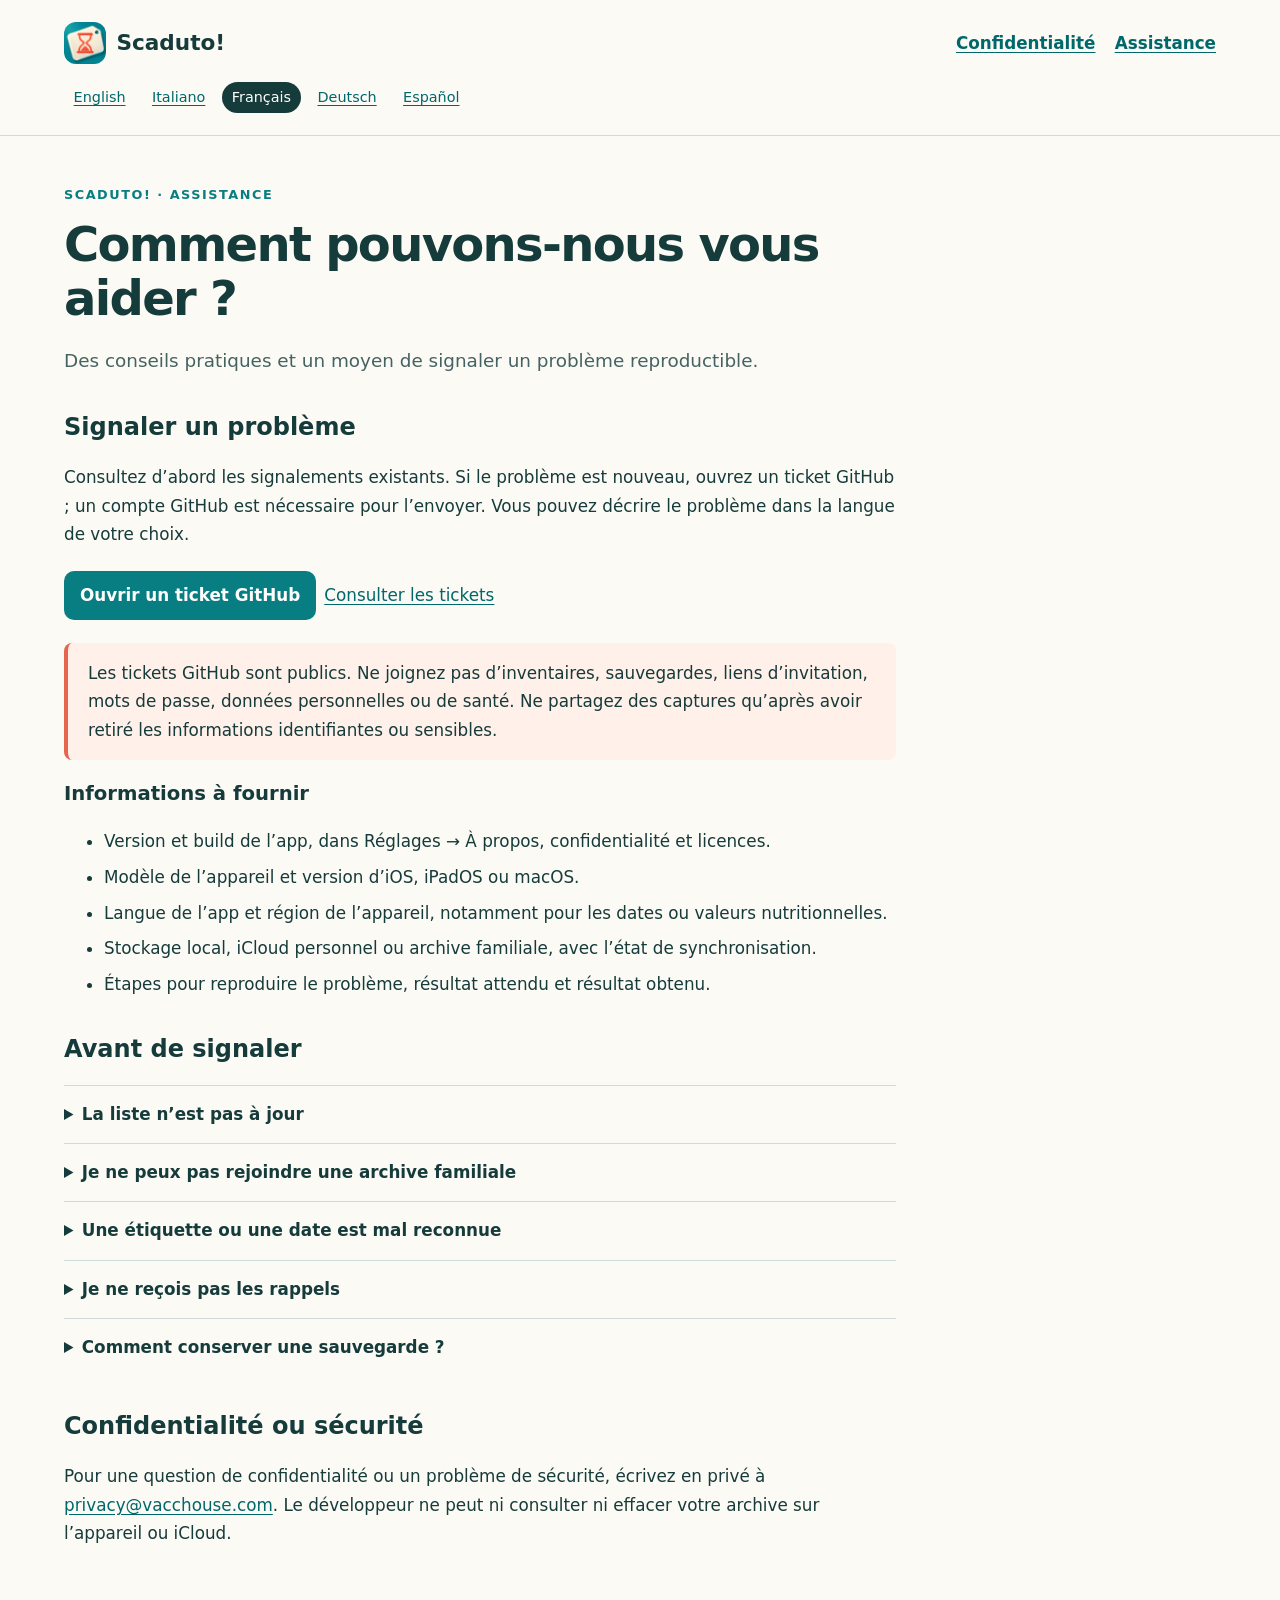
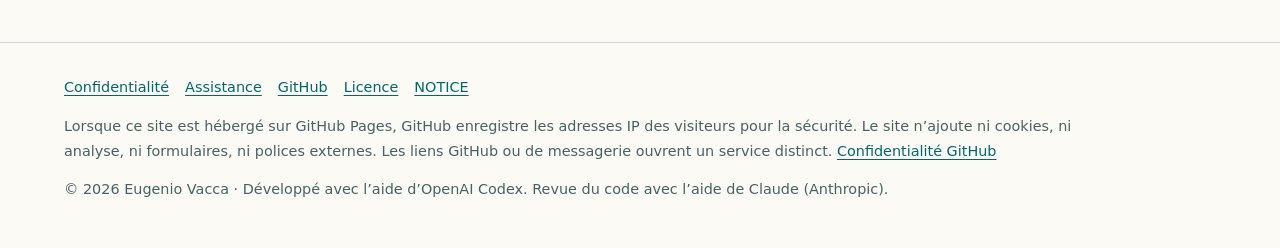
<file: support-fr.html>
<!doctype html>
<!-- Copyright 2026 Eugenio Vacca. SPDX-License-Identifier: Apache-2.0. Developed with assistance from OpenAI Codex. -->
<html lang="fr"><head><meta charset="utf-8"><meta name="viewport" content="width=device-width,initial-scale=1">
<title>Scaduto! — Assistance</title><meta name="description" content="Des conseils pratiques et un moyen de signaler un problème reproductible.">
<link rel="stylesheet" href="site.css"><link rel="icon" href="assets/icon.png"><link rel="alternate" hreflang="en" href="support-en.html"><link rel="alternate" hreflang="it" href="support-it.html"><link rel="alternate" hreflang="fr" href="support-fr.html"><link rel="alternate" hreflang="de" href="support-de.html"><link rel="alternate" hreflang="es" href="support-es.html"></head>
<body><a class="skip" href="#main">Aller au contenu</a><header class="header"><div class="wrap"><div class="topline">
<a class="brand" href="index-fr.html"><img src="assets/icon.png" alt="" width="42" height="42">Scaduto!</a>
<nav class="mainnav" aria-label="Scaduto!"><a href="privacy-fr.html">Confidentialité</a><a href="support-fr.html">Assistance</a></nav></div>
<nav class="languages" aria-label="Langue"><a href="support-en.html" lang="en" hreflang="en">English</a><a href="support-it.html" lang="it" hreflang="it">Italiano</a><a href="support-fr.html" lang="fr" hreflang="fr" aria-current="page">Français</a><a href="support-de.html" lang="de" hreflang="de">Deutsch</a><a href="support-es.html" lang="es" hreflang="es">Español</a></nav></div></header>
<main id="main" class="wrap"><article class="document"><p class="eyebrow">Scaduto! · Assistance</p><h1>Comment pouvons-nous vous aider ?</h1><p class="intro">Des conseils pratiques et un moyen de signaler un problème reproductible.</p>
<h2>Signaler un problème</h2><p>Consultez d’abord les signalements existants. Si le problème est nouveau, ouvrez un ticket GitHub ; un compte GitHub est nécessaire pour l’envoyer. Vous pouvez décrire le problème dans la langue de votre choix.</p><p><a class="button" href="https://github.com/eughenes/scaduto-oss/issues/new/choose">Ouvrir un ticket GitHub</a><a href="https://github.com/eughenes/scaduto-oss/issues">Consulter les tickets</a></p>
<p class="notice">Les tickets GitHub sont publics. Ne joignez pas d’inventaires, sauvegardes, liens d’invitation, mots de passe, données personnelles ou de santé. Ne partagez des captures qu’après avoir retiré les informations identifiantes ou sensibles.</p><h3>Informations à fournir</h3><ul><li>Version et build de l’app, dans Réglages → À propos, confidentialité et licences.</li><li>Modèle de l’appareil et version d’iOS, iPadOS ou macOS.</li><li>Langue de l’app et région de l’appareil, notamment pour les dates ou valeurs nutritionnelles.</li><li>Stockage local, iCloud personnel ou archive familiale, avec l’état de synchronisation.</li><li>Étapes pour reproduire le problème, résultat attendu et résultat obtenu.</li></ul><h2>Avant de signaler</h2><details><summary>La liste n’est pas à jour</summary><p>Vérifiez l’état du cloud sur l’écran principal et utilisez Actualiser maintenant. Les modifications hors ligne restent sur l’appareil et sont transférées lorsque la connexion et iCloud sont disponibles. Ne désinstallez pas l’app pour résoudre le problème : exportez d’abord les données locales à conserver.</p></details><details><summary>Je ne peux pas rejoindre une archive familiale</summary><p>Acceptez l’invitation CloudKit du propriétaire avec le compte Apple utilisé sur cet appareil. L’appartenance à un groupe de partage familial Apple ne connecte pas l’archive à elle seule. Le propriétaire doit vérifier l’état des participants et leurs autorisations.</p></details><details><summary>Une étiquette ou une date est mal reconnue</summary><p>Utilisez un bon éclairage et incluez la date complète, ou les noms des nutriments, nombres, unités et base. Vérifiez les valeurs sur l’emballage ; la saisie manuelle reste disponible.</p></details><details><summary>Je ne reçois pas les rappels</summary><p>Vérifiez l’autorisation des notifications dans les réglages de l’appareil et le rappel enregistré du produit. L’horaire doit être encore à venir ; enregistrer un rappel n’autorise pas les notifications.</p></details><details><summary>Comment conserver une sauvegarde ?</summary><p>Dans Réglages, ouvrez Sauvegarde, importation et exportation. Exportez une copie avant de remplacer des données ou de supprimer l’app. Conservez les mots de passe : le développeur ne peut pas les récupérer.</p></details>
<h2>Confidentialité ou sécurité</h2><p>Pour une question de confidentialité ou un problème de sécurité, écrivez en privé à <a href="mailto:privacy@vacchouse.com">privacy@vacchouse.com</a>. Le développeur ne peut ni consulter ni effacer votre archive sur l’appareil ou iCloud.</p></article></main>
<footer><div class="wrap"><nav class="footerlinks"><a href="privacy-fr.html">Confidentialité</a><a href="support-fr.html">Assistance</a><a href="https://github.com/eughenes/scaduto-oss">GitHub</a><a href="LICENSE">Licence</a><a href="NOTICE">NOTICE</a></nav>
<p class="hosting">Lorsque ce site est hébergé sur GitHub Pages, GitHub enregistre les adresses IP des visiteurs pour la sécurité. Le site n’ajoute ni cookies, ni analyse, ni formulaires, ni polices externes. Les liens GitHub ou de messagerie ouvrent un service distinct. <a href="https://docs.github.com/en/site-policy/privacy-policies/github-general-privacy-statement">Confidentialité GitHub</a></p><p>© 2026 Eugenio Vacca · Développé avec l’aide d’OpenAI Codex. Revue du code avec l’aide de Claude (Anthropic).</p></div></footer></body></html>
</file>
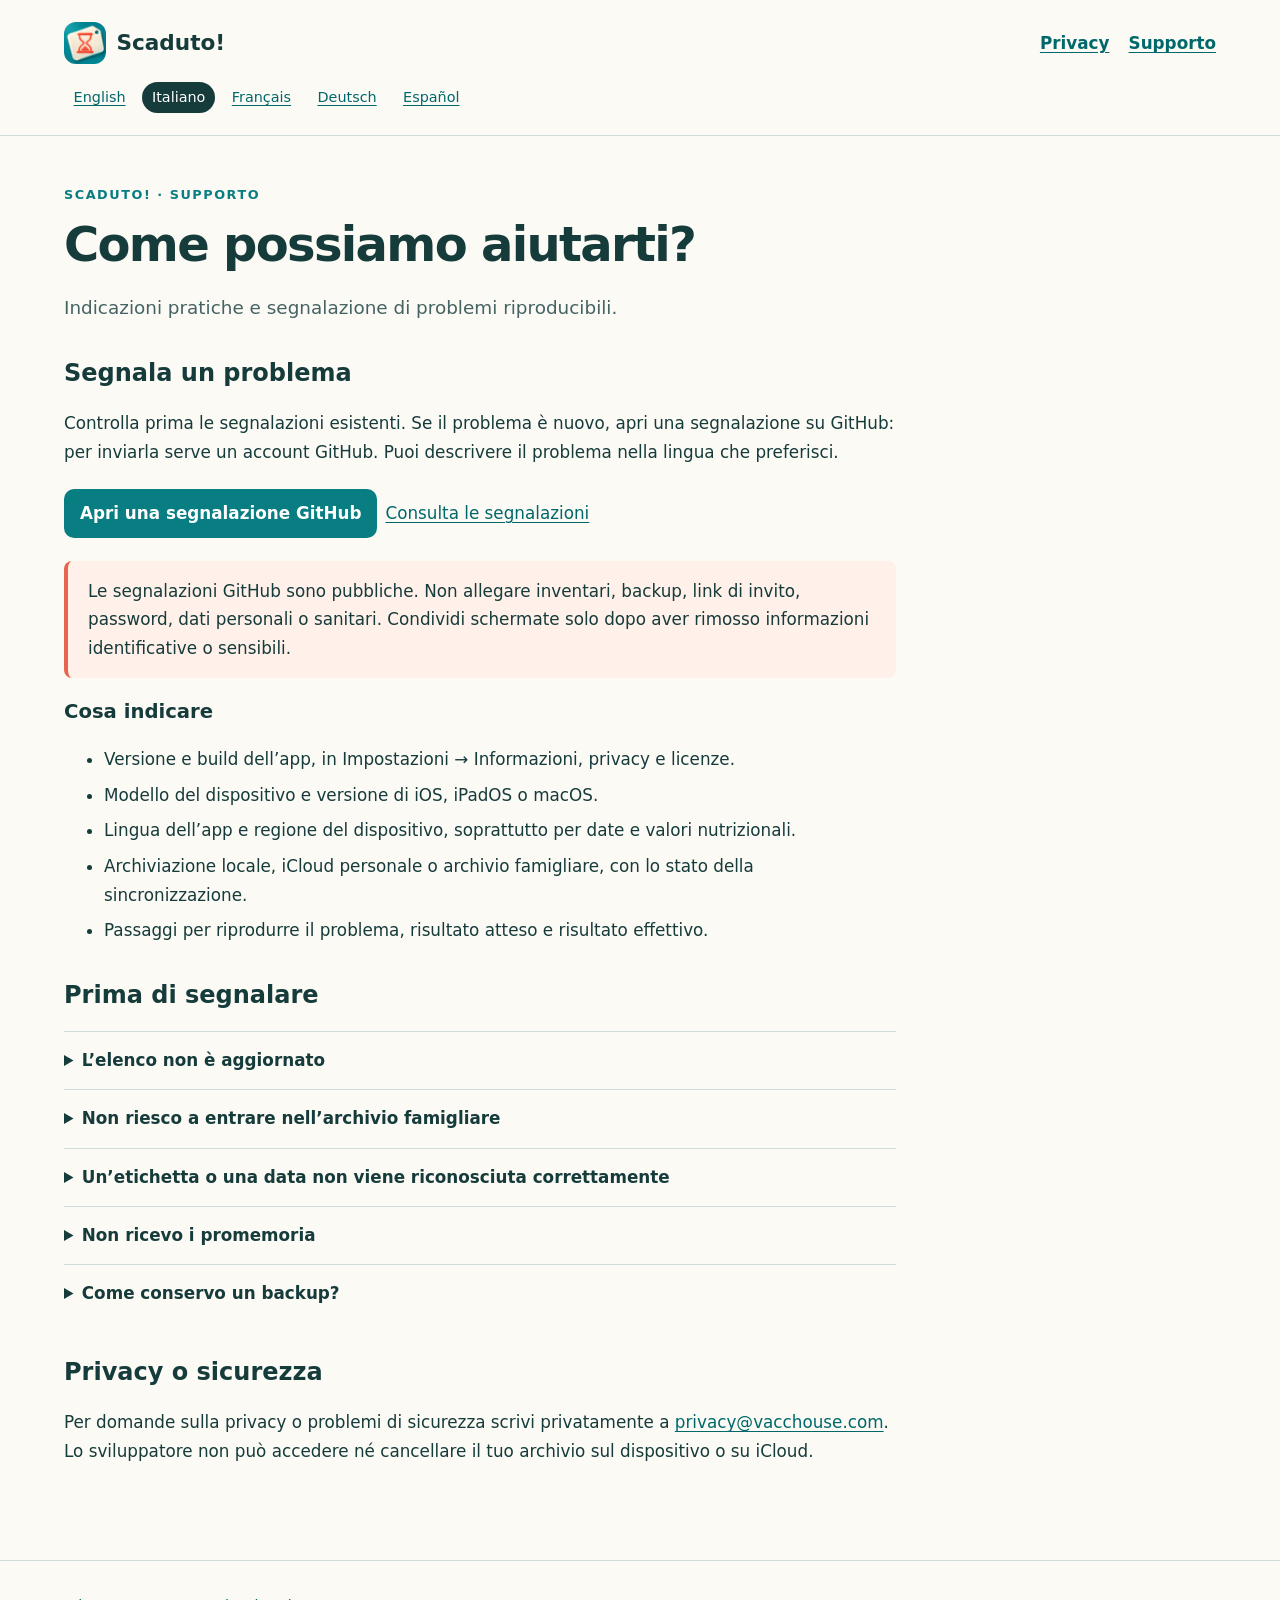
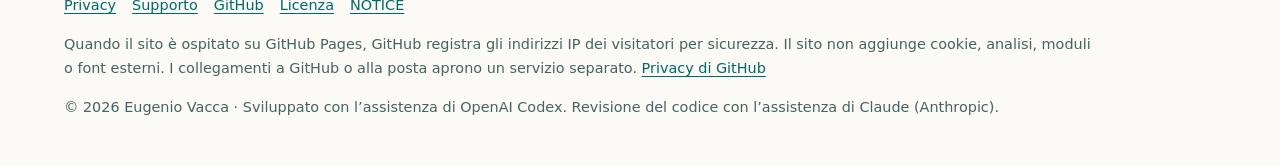
<file: support-it.html>
<!doctype html>
<!-- Copyright 2026 Eugenio Vacca. SPDX-License-Identifier: Apache-2.0. Developed with assistance from OpenAI Codex. -->
<html lang="it"><head><meta charset="utf-8"><meta name="viewport" content="width=device-width,initial-scale=1">
<title>Scaduto! — Supporto</title><meta name="description" content="Indicazioni pratiche e segnalazione di problemi riproducibili.">
<link rel="stylesheet" href="site.css"><link rel="icon" href="assets/icon.png"><link rel="alternate" hreflang="en" href="support-en.html"><link rel="alternate" hreflang="it" href="support-it.html"><link rel="alternate" hreflang="fr" href="support-fr.html"><link rel="alternate" hreflang="de" href="support-de.html"><link rel="alternate" hreflang="es" href="support-es.html"></head>
<body><a class="skip" href="#main">Vai al contenuto</a><header class="header"><div class="wrap"><div class="topline">
<a class="brand" href="index-it.html"><img src="assets/icon.png" alt="" width="42" height="42">Scaduto!</a>
<nav class="mainnav" aria-label="Scaduto!"><a href="privacy-it.html">Privacy</a><a href="support-it.html">Supporto</a></nav></div>
<nav class="languages" aria-label="Lingua"><a href="support-en.html" lang="en" hreflang="en">English</a><a href="support-it.html" lang="it" hreflang="it" aria-current="page">Italiano</a><a href="support-fr.html" lang="fr" hreflang="fr">Français</a><a href="support-de.html" lang="de" hreflang="de">Deutsch</a><a href="support-es.html" lang="es" hreflang="es">Español</a></nav></div></header>
<main id="main" class="wrap"><article class="document"><p class="eyebrow">Scaduto! · Supporto</p><h1>Come possiamo aiutarti?</h1><p class="intro">Indicazioni pratiche e segnalazione di problemi riproducibili.</p>
<h2>Segnala un problema</h2><p>Controlla prima le segnalazioni esistenti. Se il problema è nuovo, apri una segnalazione su GitHub: per inviarla serve un account GitHub. Puoi descrivere il problema nella lingua che preferisci.</p><p><a class="button" href="https://github.com/eughenes/scaduto-oss/issues/new/choose">Apri una segnalazione GitHub</a><a href="https://github.com/eughenes/scaduto-oss/issues">Consulta le segnalazioni</a></p>
<p class="notice">Le segnalazioni GitHub sono pubbliche. Non allegare inventari, backup, link di invito, password, dati personali o sanitari. Condividi schermate solo dopo aver rimosso informazioni identificative o sensibili.</p><h3>Cosa indicare</h3><ul><li>Versione e build dell’app, in Impostazioni → Informazioni, privacy e licenze.</li><li>Modello del dispositivo e versione di iOS, iPadOS o macOS.</li><li>Lingua dell’app e regione del dispositivo, soprattutto per date e valori nutrizionali.</li><li>Archiviazione locale, iCloud personale o archivio famigliare, con lo stato della sincronizzazione.</li><li>Passaggi per riprodurre il problema, risultato atteso e risultato effettivo.</li></ul><h2>Prima di segnalare</h2><details><summary>L’elenco non è aggiornato</summary><p>Controlla lo stato cloud nella pagina principale e usa Aggiorna ora. Le modifiche offline rimangono sul dispositivo e vengono trasferite quando connessione e iCloud sono disponibili. Non disinstallare l’app per risolvere il problema: prima esporta i dati locali da conservare.</p></details><details><summary>Non riesco a entrare nell’archivio famigliare</summary><p>Accetta l’invito CloudKit del proprietario con l’account Apple usato sul dispositivo. L’appartenenza a un gruppo Apple In famiglia non collega da sola l’archivio. Il proprietario deve verificare lo stato dei partecipanti e i permessi.</p></details><details><summary>Un’etichetta o una data non viene riconosciuta correttamente</summary><p>Usa una buona illuminazione e includi la data completa, oppure nomi dei nutrienti, numeri, unità e base di riferimento. Verifica i valori sulla confezione; resta disponibile l’inserimento manuale.</p></details><details><summary>Non ricevo i promemoria</summary><p>Controlla il permesso per le notifiche nelle impostazioni del dispositivo e il promemoria salvato nel prodotto. L’orario programmato deve essere ancora futuro; salvare un promemoria non autorizza le notifiche.</p></details><details><summary>Come conservo un backup?</summary><p>In Impostazioni apri Backup, importazione ed esportazione. Esporta una copia prima di sostituire dati o rimuovere l’app. Conserva le password dei backup: lo sviluppatore non può recuperarle.</p></details>
<h2>Privacy o sicurezza</h2><p>Per domande sulla privacy o problemi di sicurezza scrivi privatamente a <a href="mailto:privacy@vacchouse.com">privacy@vacchouse.com</a>. Lo sviluppatore non può accedere né cancellare il tuo archivio sul dispositivo o su iCloud.</p></article></main>
<footer><div class="wrap"><nav class="footerlinks"><a href="privacy-it.html">Privacy</a><a href="support-it.html">Supporto</a><a href="https://github.com/eughenes/scaduto-oss">GitHub</a><a href="LICENSE">Licenza</a><a href="NOTICE">NOTICE</a></nav>
<p class="hosting">Quando il sito è ospitato su GitHub Pages, GitHub registra gli indirizzi IP dei visitatori per sicurezza. Il sito non aggiunge cookie, analisi, moduli o font esterni. I collegamenti a GitHub o alla posta aprono un servizio separato. <a href="https://docs.github.com/en/site-policy/privacy-policies/github-general-privacy-statement">Privacy di GitHub</a></p><p>© 2026 Eugenio Vacca · Sviluppato con l’assistenza di OpenAI Codex. Revisione del codice con l’assistenza di Claude (Anthropic).</p></div></footer></body></html>
</file>
<file: site.css>
/* Copyright 2026 Eugenio Vacca. SPDX-License-Identifier: Apache-2.0.
   Developed with assistance from OpenAI Codex. */
:root{color-scheme:light;--ink:#163b3b;--teal:#087e82;--paper:#fcfaf5;--muted:#456363;--line:#cfddda;--coral:#e6654f}
*{box-sizing:border-box}html{scroll-behavior:smooth}body{margin:0;background:var(--paper);color:var(--ink);font:1.05rem/1.7 system-ui,-apple-system,BlinkMacSystemFont,"Segoe UI",sans-serif}a{color:#00686b;text-underline-offset:.2em}a:hover{text-decoration-thickness:2px}a:focus-visible,summary:focus-visible{outline:3px solid var(--coral);outline-offset:5px;border-radius:3px}img{max-width:100%;height:auto}.skip{position:absolute;left:1rem;top:-10rem;background:white;padding:.5rem 1rem;z-index:2}.skip:focus{top:.5rem}.wrap{width:min(100% - 2.5rem,72rem);margin-inline:auto}.header{padding:1.4rem 0;border-bottom:1px solid var(--line)}.topline,.brand,.mainnav,.languages{display:flex;align-items:center;gap:1.2rem;flex-wrap:wrap}.topline{justify-content:space-between}.brand{gap:.65rem;font-size:1.35rem;font-weight:750;text-decoration:none;color:var(--ink)}.brand img{border-radius:12px;width:42px;height:42px}.mainnav a{font-weight:600}.languages{margin-top:1.1rem;gap:.45rem;font-size:.9rem}.languages a{padding:.2rem .6rem;border-radius:999px}.languages a[aria-current=page]{background:var(--ink);color:white;text-decoration:none}.hero{padding:clamp(2.5rem,7vw,6rem) 0 2.5rem;display:grid;grid-template-columns:1fr 180px;gap:3rem;align-items:center}.hero img{border-radius:22%;filter:drop-shadow(0 18px 24px #1b5f5e25)}.eyebrow{text-transform:uppercase;letter-spacing:.12em;font-size:.8rem;font-weight:750;color:var(--teal);margin:0 0 .75rem}h1{font-size:clamp(2rem,5vw,3.8rem);line-height:1.12;letter-spacing:-.035em;margin:0 0 1.25rem;overflow-wrap:anywhere}h2{font-size:1.5rem;line-height:1.3;margin-top:2.2rem}h3{line-height:1.4}p{margin:.9rem 0}.intro{font-size:1.15rem;max-width:44rem;color:var(--muted)}.cards{display:grid;grid-template-columns:1fr 1fr;gap:1.5rem;margin-bottom:3rem}.card{border:1px solid var(--line);border-top:4px solid var(--teal);border-radius:18px;background:#fffdf9;padding:1.5rem}.card h2{margin:0 0 .65rem}.card:nth-child(2){border-top-color:var(--coral)}.button{display:inline-block;padding:.65rem 1rem;border-radius:10px;background:var(--teal);color:white;font-weight:650;text-decoration:none;margin:.5rem .5rem .5rem 0}.document{max-width:52rem;padding:3rem 0 4rem}.document h1{font-size:clamp(2rem,4vw,3rem)}.policy p{margin:1.3rem 0}.policy strong{font-weight:750}.notice{padding:1rem 1.25rem;background:#fff0e9;border-inline-start:4px solid var(--coral);border-radius:8px}li{margin:.45rem 0}details{border-top:1px solid var(--line);padding:1rem 0}summary{cursor:pointer;font-weight:700;line-height:1.5}footer{margin-top:1rem;padding:2rem 0;border-top:1px solid var(--line);color:var(--muted);font-size:.9rem}.footerlinks{display:flex;gap:1rem;flex-wrap:wrap}.hosting{max-width:65rem}code{overflow-wrap:anywhere}article p,a{overflow-wrap:break-word}@media(max-width:600px){.wrap{width:calc(100% - 2rem)}.hero{grid-template-columns:1fr;gap:1.5rem;padding-top:2rem}.hero img{width:105px;grid-row:1}.cards{grid-template-columns:1fr;gap:1rem}.document{padding-top:2rem}.mainnav{gap:1rem}.topline{gap:1rem}.languages{gap:.25rem}.languages a{padding:.3rem .5rem}}@media(prefers-reduced-motion:reduce){html{scroll-behavior:auto}}
</file>
